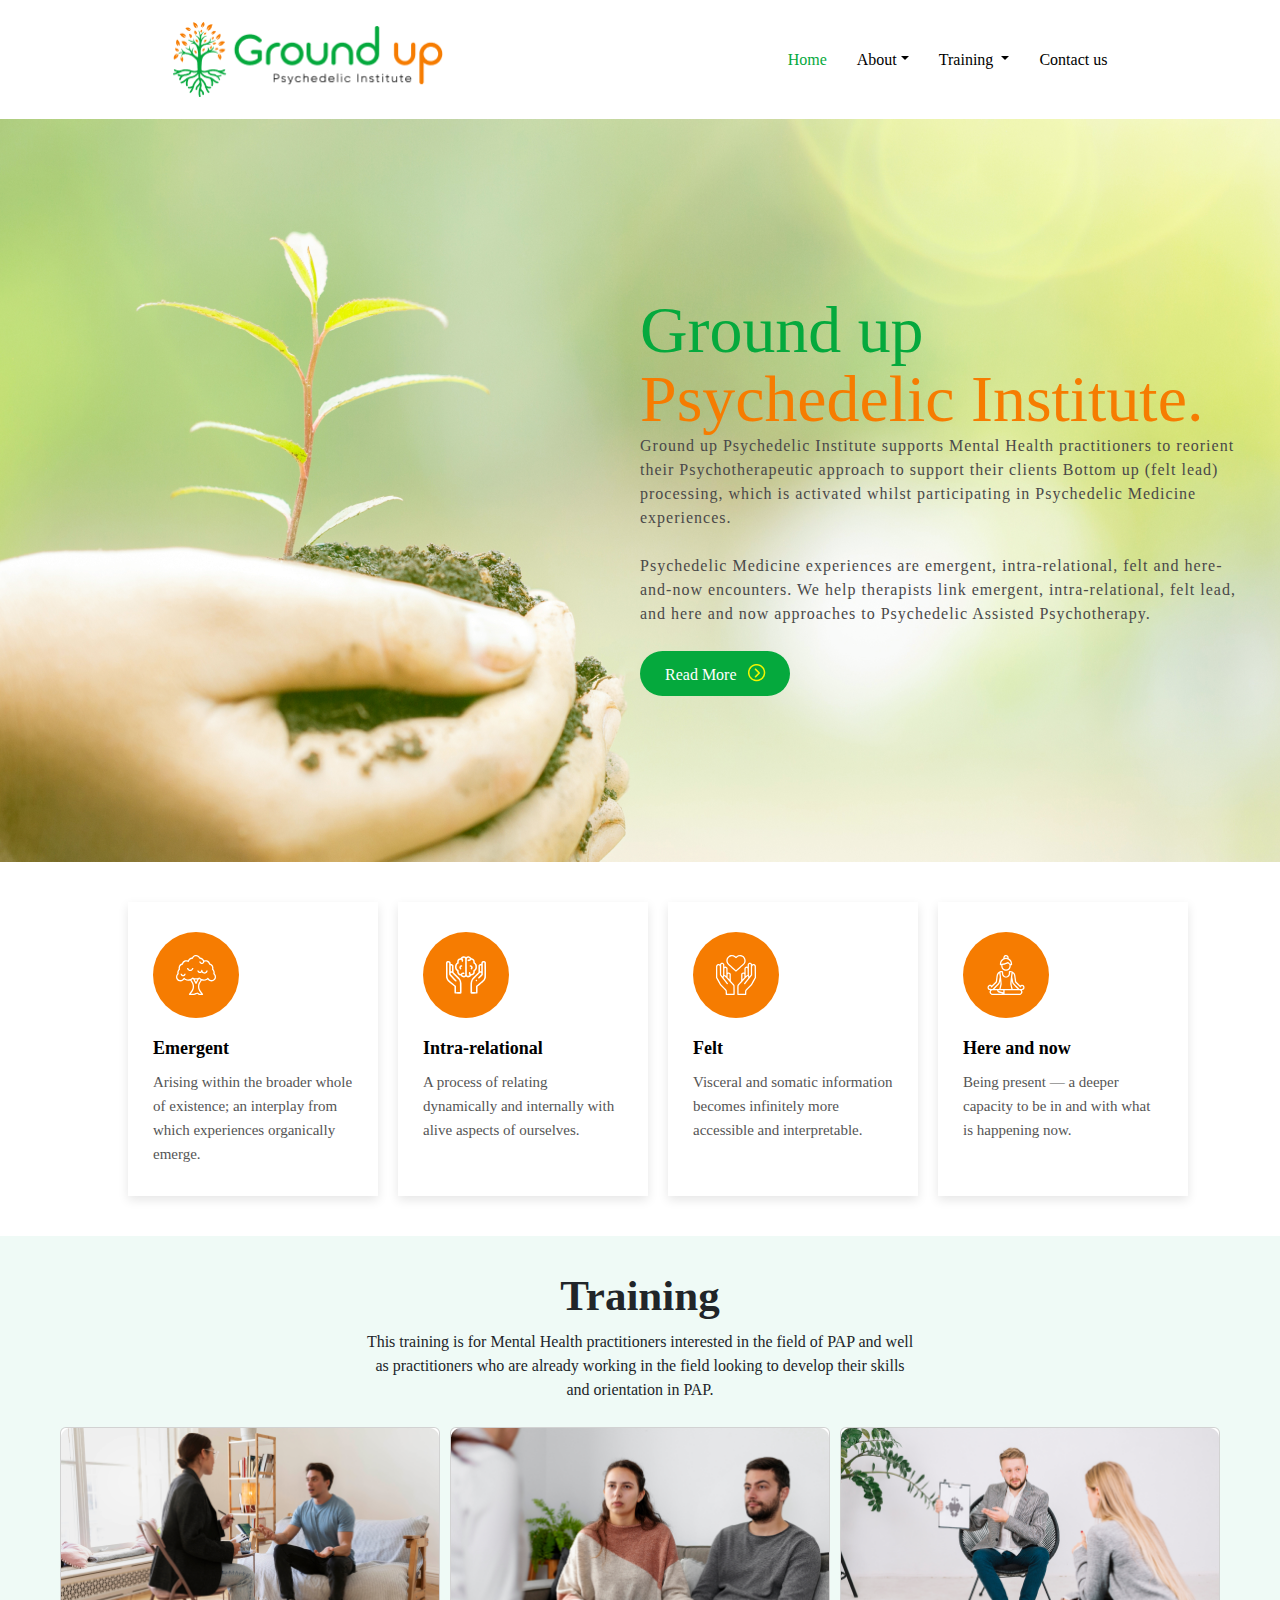
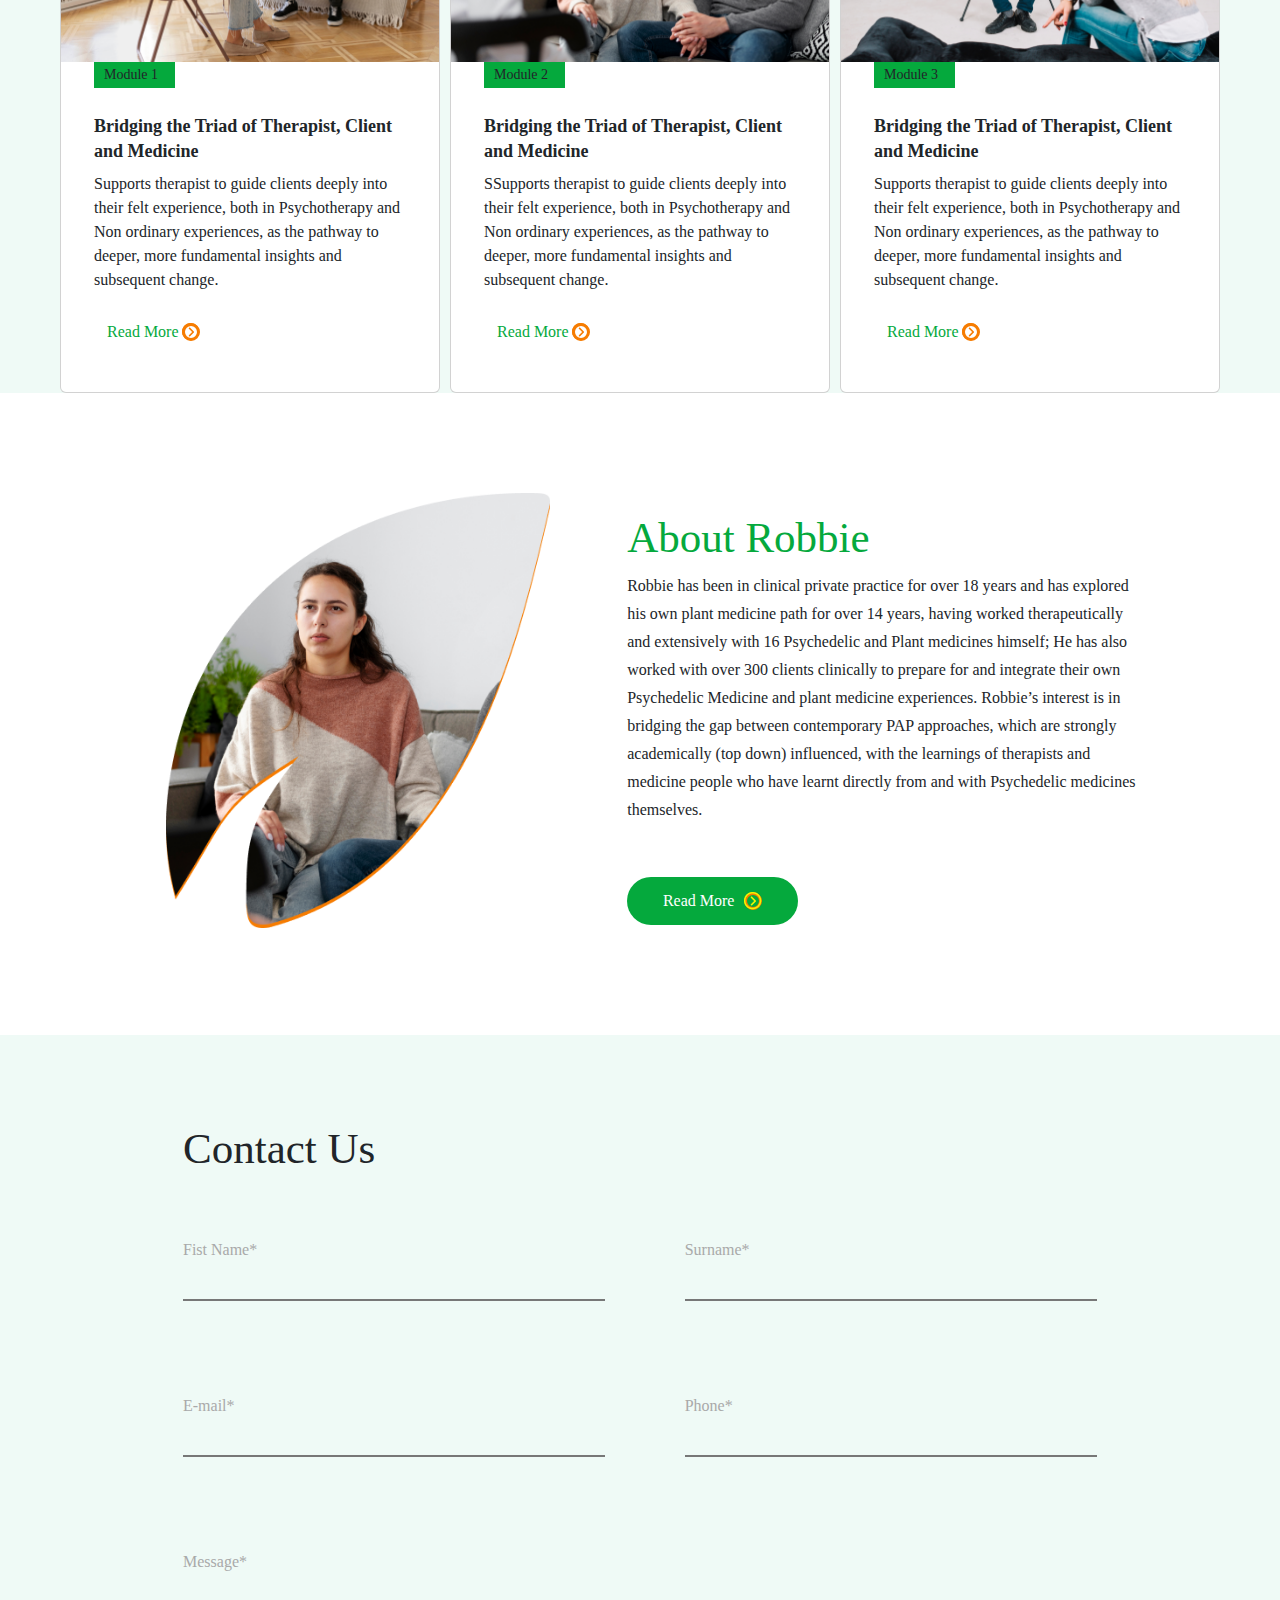
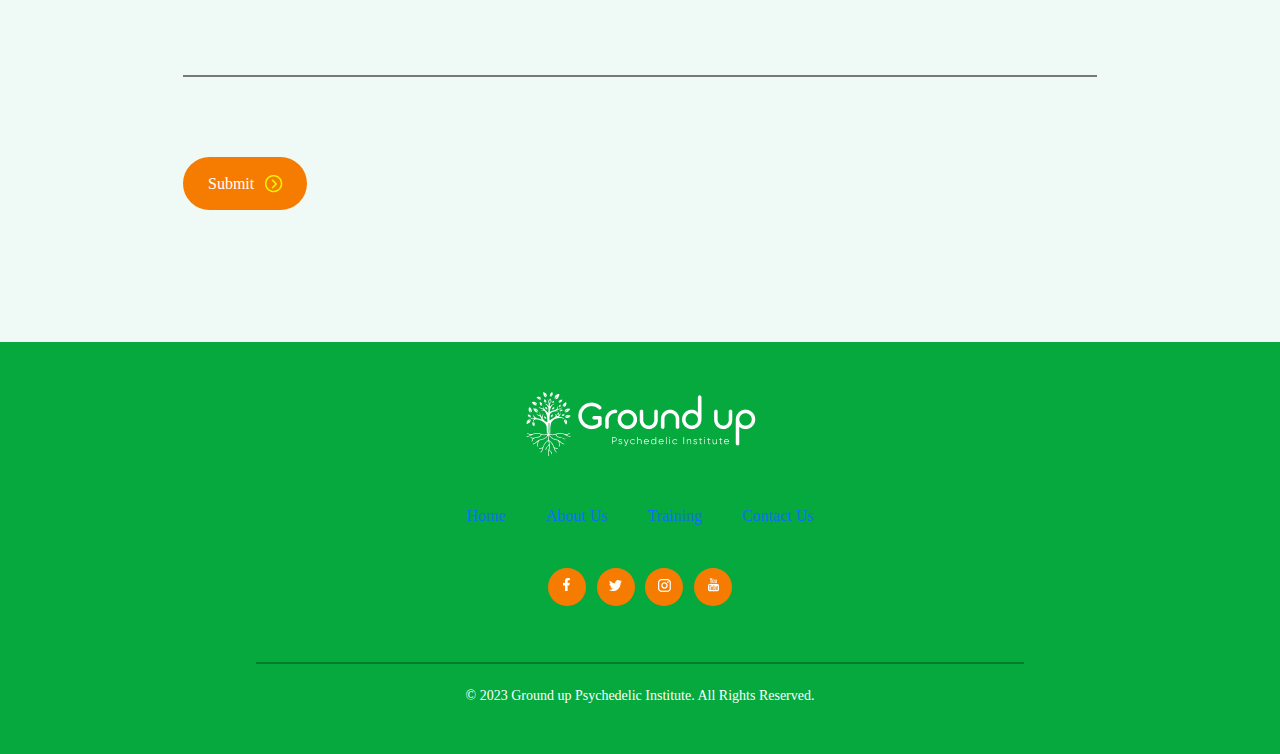
<file: index.html>
<!DOCTYPE html>
<html lang="en">

<head>
    <meta charset="UTF-8">
    <meta name="viewport" content="width=device-width, initial-scale=1.0">
    <title>Ground Up</title>
    <link rel="stylesheet" href="https://cdn.jsdelivr.net/npm/bootstrap@5.3.8/dist/css/bootstrap.min.css">
    <script src="https://cdn.jsdelivr.net/npm/bootstrap@5.3.8/dist/js/bootstrap.bundle.min.js"></script>
    <link rel="stylesheet" href="global.css">
    <link rel="stylesheet" href="home.css">
    <link rel="icon" type="image/png" href="assets/title.png">

</head>

<body>

    <!-- Navbar -->

    <header class="custom-navbar">
        <div class="logo">
            <img src="assets/logo.png" alt="logo.png">
        </div>
        <div class="sidebar">

            <ul>
                <li>
                    <a href="#" style="color: #05A93D;">Home</a>
                </li>
                <li class="nav-item dropdown">
                    <a class="nav-link dropdown-toggle" href="" role="button" data-bs-toggle="dropdown"
                        aria-expanded="false">About</a>
                    <ul class="dropdown-menu">
                        <li><a class="dropdown-item" href="/aboutus.html">About Us</a></li>
                        <li><a class="dropdown-item" href="/aboutRobbie.html">About Robbie</a></li>
                    </ul>
                </li>
                <li class="nav-item dropdown">
                    <a class="nav-link dropdown-toggle" href="#" role="button" data-bs-toggle="dropdown"
                        aria-expanded="false">
                        Training
                    </a>
                    <ul class="dropdown-menu">
                        <li><a class="dropdown-item" href="/training-module1.html">Session 1</a></li>
                        <li><a class="dropdown-item" href="/taining-module1.html">Session 2</a></li>
                    </ul>
                </li>
                <li>
                    <a href="/contact.html">Contact us</a>
                </li>
            </ul>
        </div>
        <div class="icon">
            <div class="hamburg">&#9776</div>
            <div class="icon-content">
                <ul>
                    <li>
                        <a href="#" style="color: #05A93D;">Home</a>
                    </li>
                    <li class="nav-item dropdown">
                        <a class="nav-link dropdown-toggle" href="" role="button" data-bs-toggle="dropdown"
                            aria-expanded="false">About</a>
                        <ul class="dropdown-menu">
                            <li><a class="dropdown-item" href="/aboutus.html">About Us</a></li>
                            <li><a class="dropdown-item" href="/aboutRobbie.html">About Robbie</a></li>
                        </ul>
                    </li>
                    <li class="nav-item dropdown">
                        <a class="nav-link dropdown-toggle" href="#" role="button" data-bs-toggle="dropdown"
                            aria-expanded="false">
                            Training
                        </a>
                        <ul class="dropdown-menu">
                            <li><a class="dropdown-item" href="#">Session 1</a></li>
                            <li><a class="dropdown-item" href="#">Session 2</a></li>
                        </ul>
                    </li>
                    <li>
                        <a href="/contact.html">Contact us</a>
                    </li>
                </ul>
            </div>
        </div>
    </header>




    <section id="title">
        <div class="container">
            <div class="content">
                <div class="empty"></div>
                <div class="title">
                    <h1> Ground up <span>Psychedelic Institute.</span></h1>
                    <p>
                        Ground up Psychedelic Institute supports Mental Health practitioners to reorient their
                        Psychotherapeutic approach to
                        support their clients Bottom up (felt lead) processing, which is activated whilst participating
                        in Psychedelic Medicine
                        experiences. <br> <br>
                        Psychedelic Medicine experiences are emergent, intra-relational, felt and here-and-now
                        encounters. We help therapists
                        link emergent, intra-relational, felt lead, and here and now approaches to Psychedelic Assisted
                        Psychotherapy.
                    </p>
                    <div id="readmore">
                        <a href="">Read More</a>
                    </div>

                </div>

            </div>
        </div>
    </section>

    <!-- Section 2 -->
    <section class="sect2 container">
        <div class="sec21">
            <div class="sec22">
                <img src="assets/sec2i1.svg" alt="">
            </div>
            <h3>Emergent</h3>
            <p>Arising within the broader whole of existence; an interplay from which experiences organically emerge.
            </p>
        </div>

        <div class="sec21">
            <div class="sec22">
                <img src="assets/sec2i2.svg" alt="">
            </div>
            <h3>Intra-relational</h3>
            <p>A process of relating dynamically and internally with alive aspects of ourselves.</p>
        </div>

        <div class="sec21">
            <div class="sec22">
                <img src="assets/sec2i3.svg" alt="">
            </div>
            <h3>Felt</h3>
            <p>Visceral and somatic information becomes infinitely more accessible and interpretable.</p>
        </div>

        <div class="sec21">
            <div class="sec22">
                <img src="assets/sec2i4.svg" alt="">
            </div>
            <h3>Here and now</h3>
            <p>Being present — a deeper capacity to be in and with what is happening now.</p>
        </div>
    </section>


    <!-- Section 3 -->
    <section class="sect3">
        <div class="sec31">
            <h2 class="fw-bold">Training</h2>
            <p>This training is for Mental Health practitioners interested in the field of PAP and well as practitioners
                who are
                already working in the field looking to develop their skills and orientation in PAP.</p>
        </div>
        <div class="sec32">
            <div class="card">
                <img src="assets/sec3.png" class="card-img-top" alt="...">
                <div class="modules">
                    <h4>Module 1</h4>
                </div>
                <div class="card-body">

                    <h5 class="card-title fw-bold">Bridging the Triad of Therapist, Client and Medicine</h5>
                    <p class="card-text">Supports therapist to guide clients deeply into their felt experience, both in
                        Psychotherapy and
                        Non ordinary experiences, as the pathway to deeper, more fundamental insights and subsequent
                        change.</p>
                    <div class="card-lowerbody"><a href="#">Read More <div class="arrow-icon"><img
                                    src="assets/orngarrow.png" alt=""></div></a></div>
                </div>
            </div>
            <div class="card">
                <img src="assets/sec3.1.png" class="card-img-top" alt="...">
                <div class="modules">
                    <h4>Module 2</h4>
                </div>
                <div class="card-body">

                    <h5 class="card-title fw-bold"> Bridging the Triad of Therapist, Client and Medicine</h5>
                    <p class="card-text">SSupports therapist to guide clients deeply into their felt experience, both in
                        Psychotherapy and
                        Non ordinary experiences, as the pathway to deeper, more fundamental insights and subsequent
                        change.</p>
                    <div class="card-lowerbody"><a href="#">Read More<div class="arrow-icon"><img
                                    src="assets/orngarrow.png" alt=""></div></a></div>
                </div>
            </div>
            <div class="card">
                <img src="assets/sec3.2.png" class="card-img-top" alt="...">
                <div class="modules">
                    <h4>Module 3</h4>
                </div>
                <div class="card-body">

                    <h5 class="card-title fw-bold">Bridging the Triad of Therapist, Client and Medicine</h5>
                    <p class="card-text">Supports therapist to guide clients deeply into their felt experience, both in
                        Psychotherapy and
                        Non ordinary experiences, as the pathway to deeper, more fundamental insights and subsequent
                        change.</p>
                    <div class="card-lowerbody"><a href="#">Read More <div class="arrow-icon"><img
                                    src="assets/orngarrow.png" alt=""></div></a></div>
                </div>
            </div>
        </div>

    </section>


    <!-- Section 4 -->
    <section class="sect4">
        <div class="sec41">
            <img src="assets/sect4img.png" alt="">
        </div>
        <div class="sec42">
            <h2 style="color: #05A93D;">About Robbie</h1>
                <div class="sec421">


                    <p>Robbie has been in clinical private practice for over 18 years and has explored his own plant
                        medicine path for over
                        14 years, having worked therapeutically and extensively with 16 Psychedelic and Plant medicines
                        himself; He has also
                        worked with over 300 clients clinically to prepare for and integrate their own Psychedelic
                        Medicine and plant
                        medicine experiences. Robbie’s interest is in bridging the gap between contemporary PAP
                        approaches, which are
                        strongly academically (top down) influenced, with the learnings of therapists and medicine
                        people who have learnt
                        directly from and with Psychedelic medicines themselves.</p>
                </div>
                <div class="sec43">
                    <a href="#">Read More </a>
                    <a class="arrow-icon" href="#"><img src="assets/goldarrow.png" alt=""></a>
                </div>
        </div>
    </section>
    <section class="sect5-main">
        <div class="container sect5">

        <h3>
            Contact Us
        </h3>
        <div class="third-part">
            <form action="firstname" class="form-body">
                <div class="fname">
                    <label for=""> Fist Name*</label>
                    <input type="text">
                </div>
                <div class="surname">
                    <label for="lastname">Surname*</label>
                    <input type="text">
                </div>
                <div class="mailto">
                    <label for="mail">E-mail*</label>
                    <input type="text">
                </div>
                <div class="ph">
                    <label for="ph">Phone*</label>
                    <input type="text">
                </div>
                <div class="msg">
                    <label for="msg">Message*</label>
                    <input type="text" id="msg-part">
                </div>
                <div id="button">
                    <button type="submit">Submit</button>
                </div>
            </form>
        </div>
        </div>
    </section>


    <!-- Footer -->

    <footer class="custom-footer">
        <div class="foot1">
            <img src="assets/footlogo.png" alt="logo">
        </div>
        <div class="foot2">
            <ul>
                <li>
                    <a href="#">Home</a>
                </li>
                <li>
                    <a href="/about.html">About Us</a>
                </li>
                <li>
                    <a href="">Training</a>
                </li>
                <li>
                    <a href="/contact.html">Contact Us</a>
                </li>
            </ul>
        </div>
        <div class="foot3">
            <div class="footimages">
                <a href=""><img src="assets/fb.png" alt="fb"></a>
            </div>
            <div class="footimages">
                <a href="">
                    <img src="assets/twt.png" alt="">
                </a>
            </div>
            <div class="footimages">
                <a href="">
                    <img src="assets/ig.png" alt="">
                </a>
            </div>
            <div class="footimages">
                <a href="">
                    <img src="assets/yt.png" alt="">
                </a>
            </div>
        </div>
        <div class="foot4">
            <hr class="custom-line">
        </div>
        <div class="foot5">
            <h6>&copy; 2023 Ground up Psychedelic Institute. All Rights Reserved.</h6>
        </div>


    </footer>
</body>

</html>
</file>
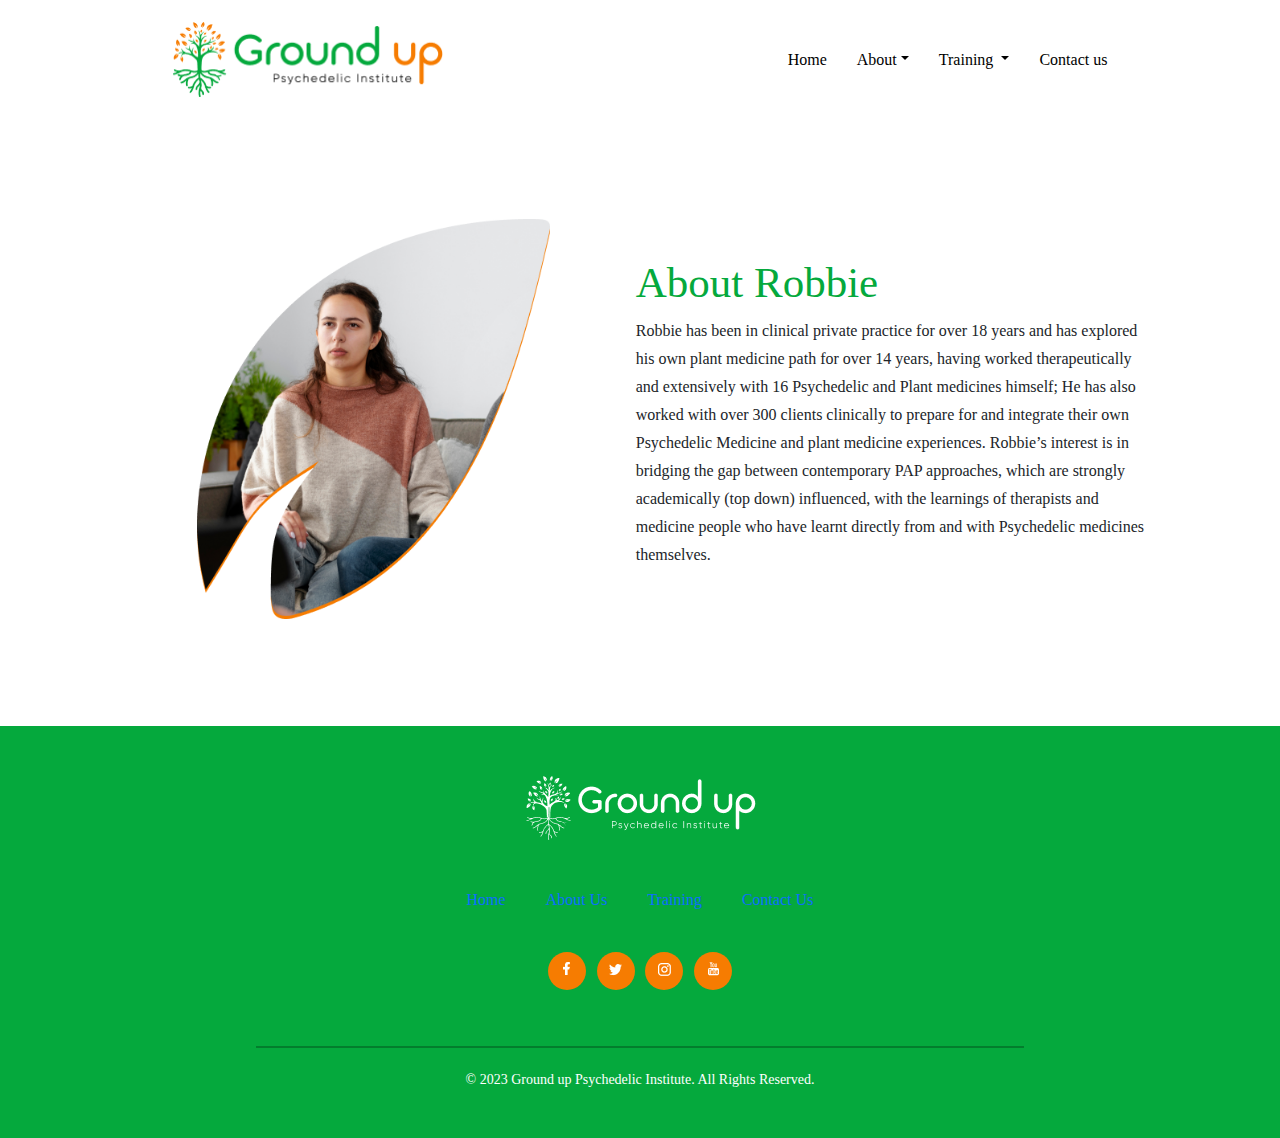
<file: aboutRobbie.html>
<!DOCTYPE html>
<html lang="en">
<head>
    <meta charset="UTF-8">
    <meta name="viewport" content="width=device-width, initial-scale=1.0">
    <title>Home</title>
    <link rel="stylesheet" href="https://cdn.jsdelivr.net/npm/bootstrap@5.3.8/dist/css/bootstrap.min.css">
    <script src="https://cdn.jsdelivr.net/npm/bootstrap@5.3.8/dist/js/bootstrap.bundle.min.js"></script>
    <link rel="stylesheet" href="global.css">
    <link rel="stylesheet" href="aboutRobbie.css">
</head>
<body>

    <!-- Navbar -->

        <header class="custom-navbar">
            <div class="logo">
                <img src="assets/logo.png" alt="logo.png">
            </div>
            <div class="sidebar">
                
                <ul>
                    <li>
                        <a href="/index.html">Home</a>
                    </li>
                    <li class="nav-item dropdown">
                        <a class="nav-link dropdown-toggle" href="" role="button" data-bs-toggle="dropdown" aria-expanded="false">About</a>
                        <ul class="dropdown-menu">
                            <li><a class="dropdown-item" href="/aboutus.html">About Us</a></li>
                            <li><a class="dropdown-item" href="#">About Robbie</a></li>
                        </ul>
                    </li>
                    <li class="nav-item dropdown">
                        <a class="nav-link dropdown-toggle" href="#" role="button" data-bs-toggle="dropdown" aria-expanded="false">
                            Training
                        </a>
                        <ul class="dropdown-menu">
                            <li><a class="dropdown-item" href="/training-module1.html">Session 1</a></li>
                            <li><a class="dropdown-item" href="/training-module1.html">Session 2</a></li>
                        </ul>
                    </li>
                    <li>
                    <a href="/contact.html">Contact us</a>
                </li>
                </ul> 
            </div>
            <div class="icon">
             <div class="hamburg">&#9776</div>
                <div class="icon-content">
                <ul>
                    <li>
                        <a href="/index.htmlgit">Home</a>
                    </li>
                    <li class="nav-item dropdown">
                        <a class="nav-link dropdown-toggle" href="" role="button" data-bs-toggle="dropdown" aria-expanded="false">About</a>
                        <ul class="dropdown-menu">
                            <li><a class="dropdown-item" href="/aboutus.html">About Us</a></li>
                            <li><a class="dropdown-item" href="/aboutRobbie.html">About Robbie</a></li>
                        </ul>
                    </li>
                    <li class="nav-item dropdown">
                        <a class="nav-link dropdown-toggle" href="#" role="button" data-bs-toggle="dropdown" aria-expanded="false">
                            Training
                        </a>
                        <ul class="dropdown-menu">
                            <li><a class="dropdown-item" href="#">Session 1</a></li>
                            <li><a class="dropdown-item" href="#">Session 2</a></li>
                        </ul>
                    </li>
                    <li>
                    <a href="">Contact us</a>
                </li>
                </ul> 
                </div>
            </div>
        </header>


        
    <!-- Body Content -->

    <section class="sect1 container">
            <div class="sec11">
                <img src="assets/sect4img.png" alt="">
            </div>
            <div class="sec12">
                <h2 style="color: #05A93D;">About Robbie</h1>
                <div class="sec121">

                
                <p>Robbie has been in clinical private practice for over 18 years and has explored his own plant medicine path for over
                    14 years, having worked therapeutically and extensively with 16 Psychedelic and Plant medicines himself; He has also
                    worked with over 300 clients clinically to prepare for and integrate their own Psychedelic Medicine and plant
                    medicine experiences. Robbie’s interest is in bridging the gap between contemporary PAP approaches, which are
                    strongly academically (top down) influenced, with the learnings of therapists and medicine people who have learnt
                    directly from and with Psychedelic medicines themselves.</p>
                    </div>
            </div>
        </section>


    <!-- Footer -->
        
        <footer class="custom-footer">
            <div class="foot1">
                <img src="assets/footlogo.png" alt="logo">
            </div>
            <div class="foot2">
                <ul>
                    <li>
                        <a href="#">Home</a>
                    </li>
                    <li>
                        <a href="/about.html">About Us</a>
                    </li>
                    <li>
                        <a href="">Training</a>
                    </li>
                    <li>
                        <a href="/contact.html">Contact Us</a>
                    </li>
                </ul>
            </div>
            <div class="foot3">
                <div class="footimages">
                    <a href=""><img src="assets/fb.png" alt="fb"></a>
                </div>
                <div class="footimages">
                    <a href="">
                        <img src="assets/twt.png" alt="">
                    </a>
                </div>
                <div class="footimages">
                    <a href="">
                        <img src="assets/ig.png" alt="">
                    </a>
                </div>
                <div class="footimages">
                    <a href="">
                        <img src="assets/yt.png" alt="">
                    </a>
                </div>
            </div>
            <div class="foot4">
                <hr class="custom-line">
            </div>
            <div class="foot5">
                <h6>&copy; 2023 Ground up Psychedelic Institute. All Rights Reserved.</h6>
            </div>


        </footer>
</body>
</html>
</file>
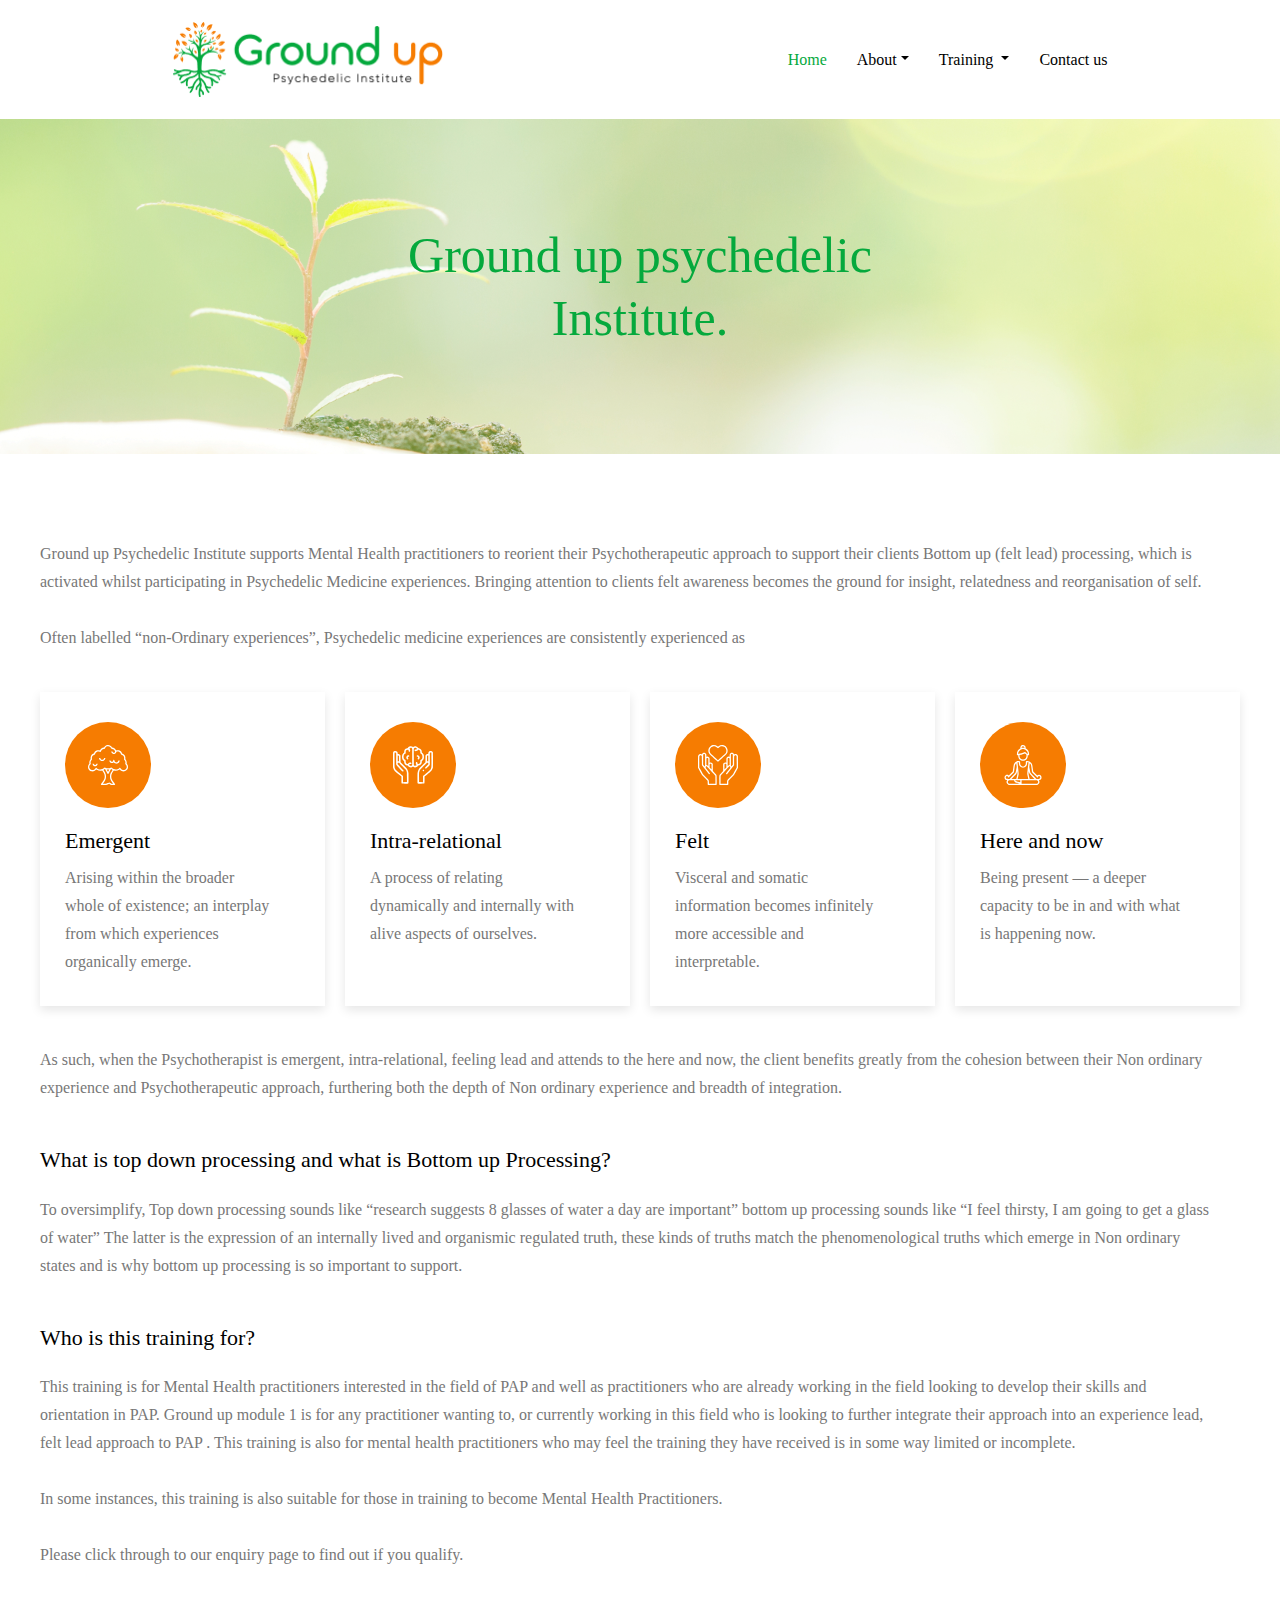
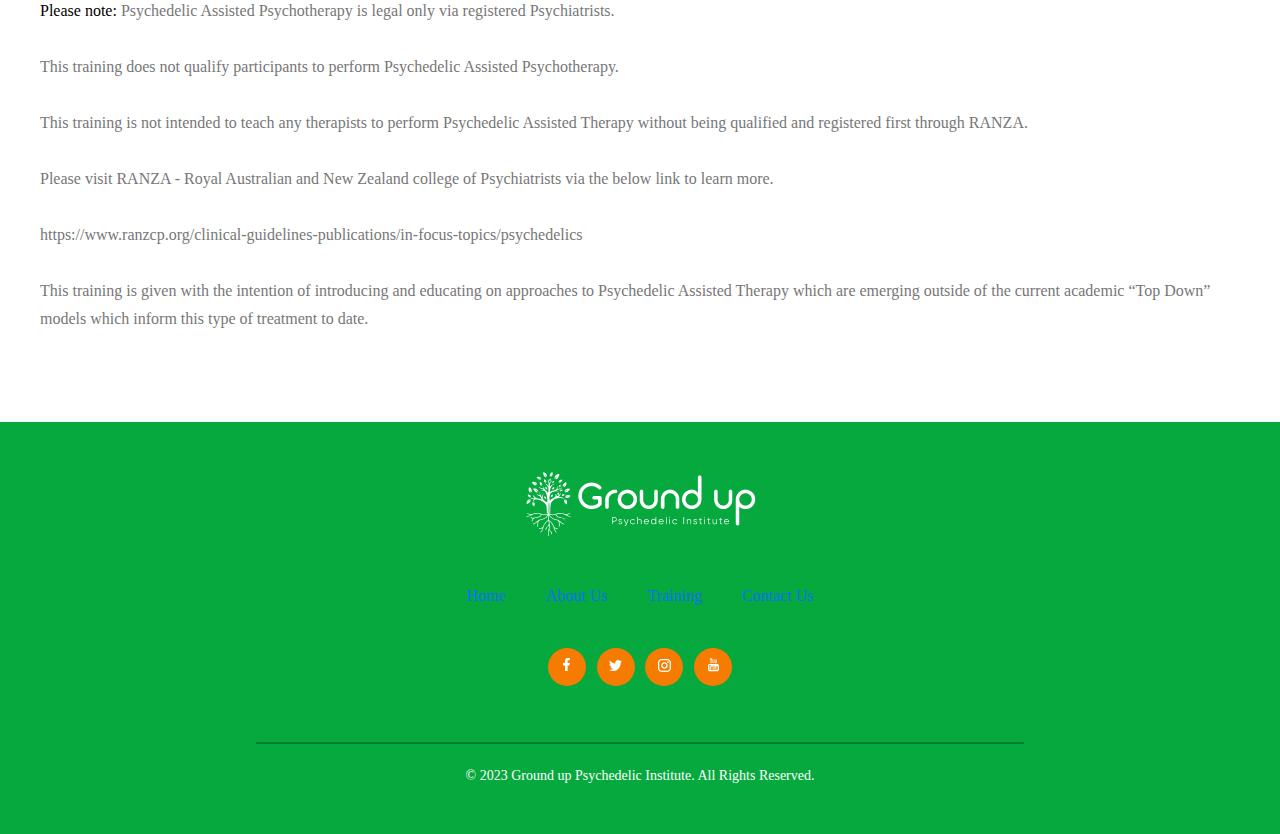
<file: aboutus.html>
<!DOCTYPE html>
<html lang="en">
<head>
    <meta charset="UTF-8">
    <meta name="viewport" content="width=device-width, initial-scale=1.0">
    <title>Home</title>
    <link rel="stylesheet" href="https://cdn.jsdelivr.net/npm/bootstrap@5.3.8/dist/css/bootstrap.min.css">
    <script src="https://cdn.jsdelivr.net/npm/bootstrap@5.3.8/dist/js/bootstrap.bundle.min.js"></script>
    <link rel="stylesheet" href="global.css">
    <link rel="stylesheet" href="aboutus.css">
</head>
<body>

    <!-- Navbar -->

        <header class="custom-navbar">
            <div class="logo">
                <img src="assets/logo.png" alt="logo.png">
            </div>
            <div class="sidebar">
                
                <ul>
                    <li>
                        <a href="/index.html" style="color: #05A93D;">Home</a>
                    </li>
                    <li class="nav-item dropdown">
                        <a class="nav-link dropdown-toggle" href="" role="button" data-bs-toggle="dropdown" aria-expanded="false">About</a>
                        <ul class="dropdown-menu">
                            <li><a class="dropdown-item" href="#">About Us</a></li>
                            <li><a class="dropdown-item" href="/aboutRobbie.html">About Robbie</a></li>
                        </ul>
                    </li>
                    <li class="nav-item dropdown">
                        <a class="nav-link dropdown-toggle" href="#" role="button" data-bs-toggle="dropdown" aria-expanded="false">
                            Training
                        </a>
                        <ul class="dropdown-menu">
                            <li><a class="dropdown-item" href="/training-module1.html">Session 1</a></li>
                            <li><a class="dropdown-item" href="/training-module1.html">Session 2</a></li>
                        </ul>
                    </li>
                    <li>
                    <a href="/contact.html">Contact us</a>
                </li>
                </ul> 
            </div>
            <div class="icon">
             <div class="hamburg">&#9776</div>
                <div class="icon-content">
                <ul>
                    <li>
                        <a href="/index.html">Home</a>
                    </li>
                    <li class="nav-item dropdown">
                        <a class="nav-link dropdown-toggle" href="" role="button" data-bs-toggle="dropdown" aria-expanded="false">About</a>
                        <ul class="dropdown-menu">
                            <li><a class="dropdown-item" href="#">About Us</a></li>
                            <li><a class="dropdown-item" href="/aboutRobbie.html">About Robbie</a></li>
                        </ul>
                    </li>
                    <li class="nav-item dropdown">
                        <a class="nav-link dropdown-toggle" href="#" role="button" data-bs-toggle="dropdown" aria-expanded="false">
                            Training
                        </a>
                        <ul class="dropdown-menu">
                            <li><a class="dropdown-item" href="/training-module1.html">Session 1</a></li>
                            <li><a class="dropdown-item" href="/training-module1.html">Session 2</a></li>
                        </ul>
                    </li>
                    <li>
                    <a href="/contact.html">Contact us</a>
                </li>
                </ul> 
                </div>
            </div>
        </header>


        
    <!-- Body Content -->

        <section class="sect1" >
            <div id="title">
            <div class="title1">
                <h1>Ground up psychedelic Institute.</h1>
            </div>
            </div>
            </section>
            <section class="sect2" id="about-container">
                <div class="sec21">
                <p>Ground up Psychedelic Institute supports Mental Health practitioners to reorient their Psychotherapeutic approach to
                    support their clients Bottom up (felt lead) processing, which is activated whilst participating in Psychedelic
                    Medicine experiences. Bringing attention to clients felt awareness becomes the ground for insight, relatedness and
                    reorganisation of self. <br> <br>
                Often labelled “non-Ordinary experiences”, Psychedelic medicine experiences are consistently experienced as </p>
                </div>

                <div class="sect3">
            <div class="sec31">
                <div class="sec32">
                    <img src="assets/sec2i1.svg" alt="">
                </div>
                <h3>Emergent</h3>
                <p>Arising within the broader whole of existence; an interplay from which experiences organically emerge.</p>
            </div>
        
            <div class="sec31">
                <div class="sec32">
                    <img src="assets/sec2i2.svg" alt="">
                </div>
                <h3>Intra-relational</h3>
                <p>A process of relating dynamically and internally with alive aspects of ourselves.</p>
            </div>
        
            <div class="sec31">
                <div class="sec32">
                    <img src="assets/sec2i3.svg" alt="">
                </div>
                <h3>Felt</h3>
                <p>Visceral and somatic information becomes infinitely more accessible and interpretable.</p>
            </div>
        
            <div class="sec31">
                <div class="sec32">
                    <img src="assets/sec2i4.svg" alt="">
                </div>
                <h3>Here and now</h3>
                <p>Being present — a deeper capacity to be in and with what is happening now.</p>
            </div>
            </div>
            <div>
                <p>As such, when the Psychotherapist is emergent, intra-relational, feeling lead and attends to the here and now, the
                    client benefits greatly from the cohesion between their Non ordinary experience and Psychotherapeutic approach,
                    furthering both the depth of Non ordinary experience and breadth of integration.</p>
            </div>
                <div class="first-title">
                    <h3>What is top down processing and what is Bottom up Processing?</h3>
                </div>
                <p>
                    To oversimplify, Top down processing sounds like “research suggests 8 glasses of water a day are important” bottom up
                    processing sounds like “I feel thirsty, I am going to get a glass of water” The latter is the expression of an
                    internally lived and organismic regulated truth, these kinds of truths match the phenomenological truths which emerge in
                    Non ordinary states and is why bottom up processing is so important to support.
                </p>
                <div class="second-title">
                    <h3>Who is this training for?</h3>
                </div >
                <div class="second-para">
                <p > 
                    This training is for Mental Health practitioners interested in the field of PAP and well as practitioners who are
                    already working in the field looking to develop their skills and orientation in PAP. Ground up module 1 is for any
                    practitioner wanting to, or currently working in this field who is looking to further integrate their approach into
                    an experience lead, felt lead approach to PAP . This training is also for mental health practitioners who may feel
                    the training they have received is in some way limited or incomplete.
                    <br> <br>
                    In some instances, this training is also suitable for those in training to become Mental Health Practitioners.
                    <br><br>
                    Please click through to our enquiry page to find out if you qualify.
                    <br><br>
                    <span>Please note:</span> Psychedelic Assisted Psychotherapy is legal only via registered Psychiatrists.
                    <br><br>
                    This training does not qualify participants to perform Psychedelic Assisted Psychotherapy.
                    <br><br>
                    This training is not intended to teach any therapists to perform Psychedelic Assisted Therapy without being
                    qualified and registered first through RANZA.
                    <br><br>
                    Please visit RANZA - Royal Australian and New Zealand college of Psychiatrists via the below link to learn more.
                    <br><br>
                    https://www.ranzcp.org/clinical-guidelines-publications/in-focus-topics/psychedelics
                    <br><br>
                    This training is given with the intention of introducing and educating on approaches to Psychedelic Assisted Therapy
                    which are emerging outside of the current academic “Top Down” models which inform this type of treatment to date.
                </p>
                </div>
        </section>

    <!-- Footer -->
        
        <footer class="custom-footer">
            <div class="foot1">
                <img src="assets/footlogo.png" alt="logo">
            </div>
            <div class="foot2">
                <ul>
                    <li>
                        <a href="/home.html">Home</a>
                    </li>
                    <li>
                        <a href="">About Us</a>
                    </li>
                    <li>
                        <a href="">Training</a>
                    </li>
                    <li>
                        <a href="/contact.html">Contact Us</a>
                    </li>
                </ul>
            </div>
            <div class="foot3">
                <div class="footimages">
                    <a href=""><img src="assets/fb.png" alt="fb"></a>
                </div>
                <div class="footimages">
                    <a href="">
                        <img src="assets/twt.png" alt="">
                    </a>
                </div>
                <div class="footimages">
                    <a href="">
                        <img src="assets/ig.png" alt="">
                    </a>
                </div>
                <div class="footimages">
                    <a href="">
                        <img src="assets/yt.png" alt="">
                    </a>
                </div>
            </div>
            <div class="foot4">
                <hr class="custom-line">
            </div>
            <div class="foot5">
                <h6>&copy; 2023 Ground up Psychedelic Institute. All Rights Reserved.</h6>
            </div>


        </footer>
</body>
</html>
</file>
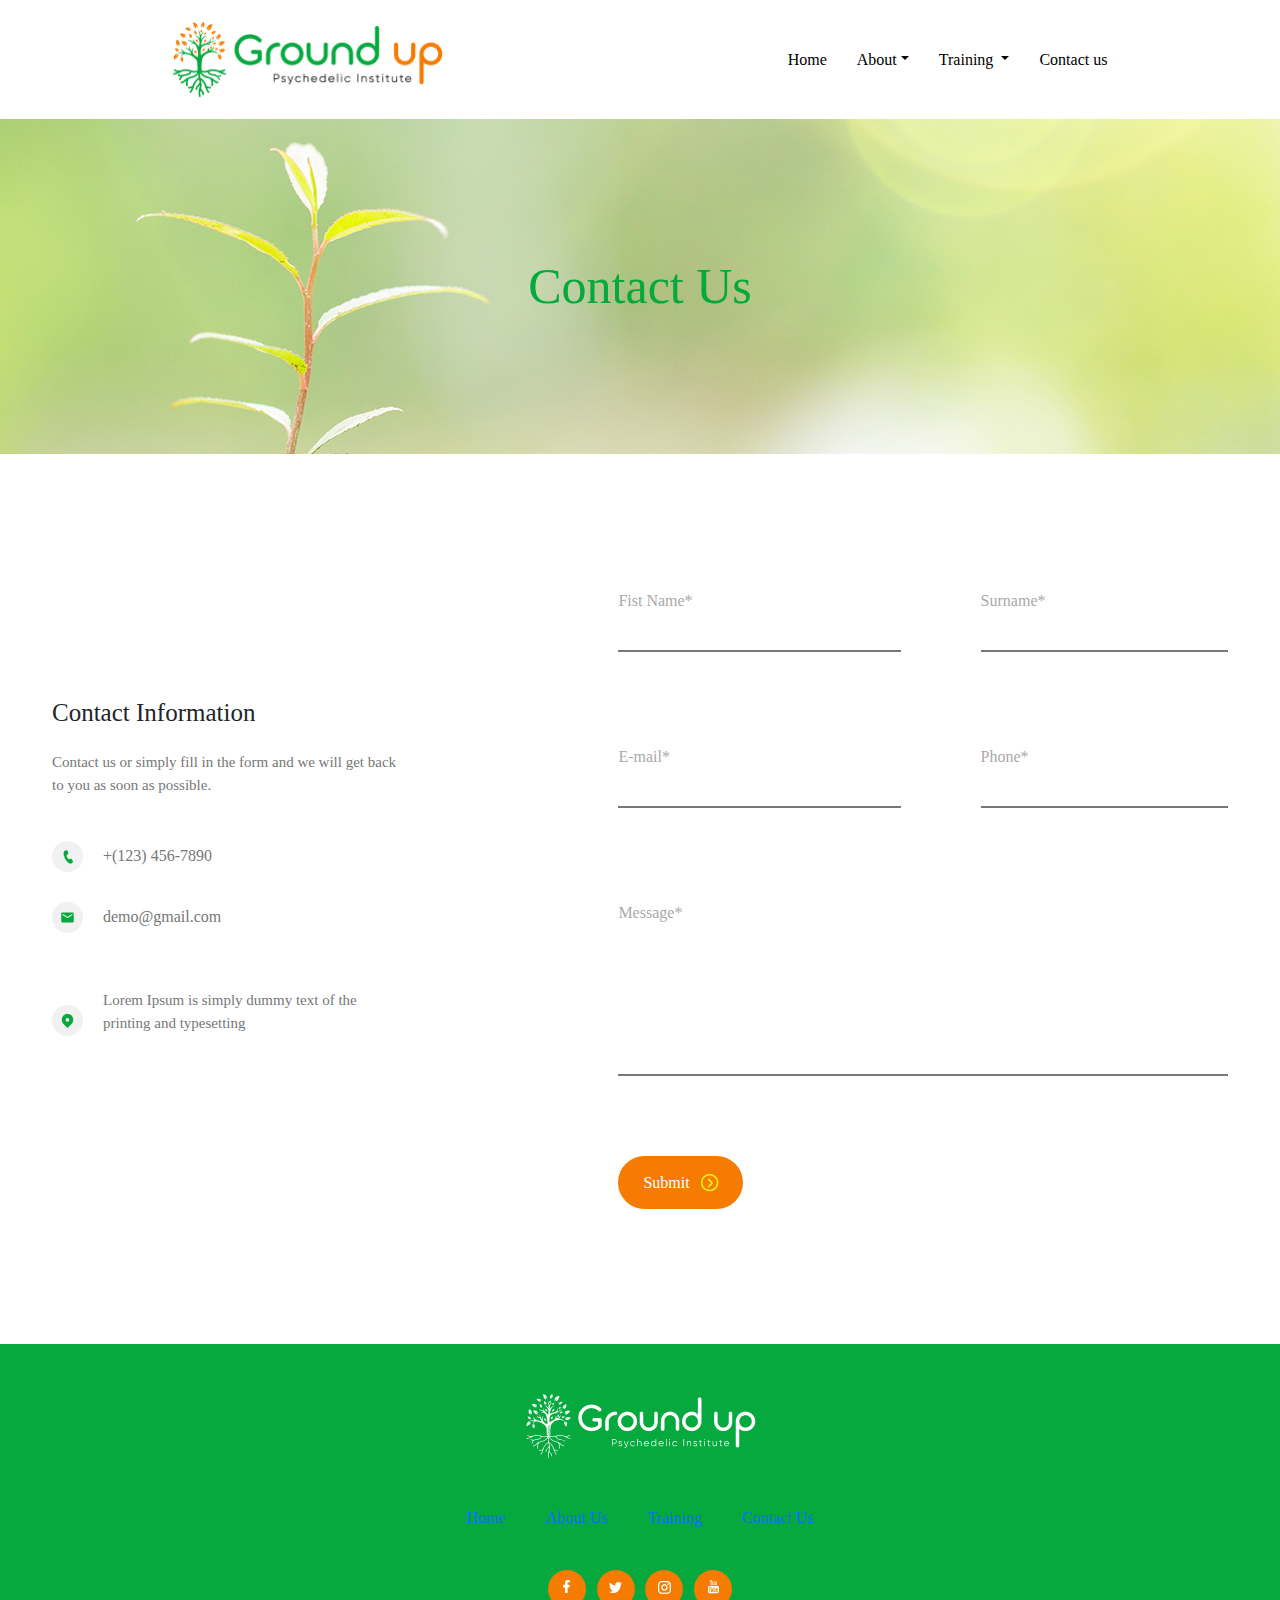
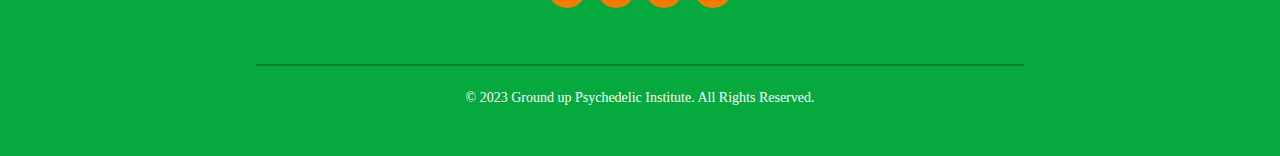
<file: contact.html>
<!DOCTYPE html>
<html lang="en">

<head>
    <meta charset="UTF-8">
    <meta name="viewport" content="width=device-width, initial-scale=1.0">
    <title>Home</title>
    <link rel="stylesheet" href="https://cdn.jsdelivr.net/npm/bootstrap@5.3.8/dist/css/bootstrap.min.css">
    <script src="https://cdn.jsdelivr.net/npm/bootstrap@5.3.8/dist/js/bootstrap.bundle.min.js"></script>
    <link rel="stylesheet" href="global.css">
    <link rel="stylesheet" href="contact.css">
</head>

<body>

    <!-- Navbar -->

    <header class="custom-navbar">
        <div class="logo">
            <img src="assets/logo.png" alt="logo.png">
        </div>
        <div class="sidebar">

            <ul>
                <li>
                    <a href="/home.html">Home</a>
                </li>
                <li class="nav-item dropdown">
                    <a class="nav-link dropdown-toggle" href="" role="button" data-bs-toggle="dropdown"
                        aria-expanded="false">About</a>
                    <ul class="dropdown-menu">
                        <li><a class="dropdown-item" href="/aboutus.html">About Us</a></li>
                        <li><a class="dropdown-item" href="/aboutRobbie.html">About Robbie</a></li>
                    </ul>
                </li>
                <li class="nav-item dropdown">
                    <a class="nav-link dropdown-toggle" href="#" role="button" data-bs-toggle="dropdown"
                        aria-expanded="false">
                        Training
                    </a>
                    <ul class="dropdown-menu">
                        <li><a class="dropdown-item" href="#">Session 1</a></li>
                        <li><a class="dropdown-item" href="#">Session 2</a></li>
                    </ul>
                </li>
                <li>
                    <a href="#">Contact us</a>
                </li>
            </ul>
        </div>
        <div class="icon">
            <div class="hamburg">&#9776</div>
            <div class="icon-content">
                <ul>
                    <li>
                        <a href="#">Home</a>
                    </li>
                    <li class="nav-item dropdown">
                        <a class="nav-link dropdown-toggle" href="" role="button" data-bs-toggle="dropdown"
                            aria-expanded="false">About</a>
                        <ul class="dropdown-menu">
                            <li><a class="dropdown-item" href="/aboutus.html">About Us</a></li>
                            <li><a class="dropdown-item" href="/aboutRobbie.html">About Robbie</a></li>
                        </ul>
                    </li>
                    <li class="nav-item dropdown">
                        <a class="nav-link dropdown-toggle" href="#" role="button" data-bs-toggle="dropdown"
                            aria-expanded="false">
                            Training
                        </a>
                        <ul class="dropdown-menu">
                            <li><a class="dropdown-item" href="#">Session 1</a></li>
                            <li><a class="dropdown-item" href="#">Session 2</a></li>
                        </ul>
                    </li>
                    <li>
                        <a href="">Contact us</a>
                    </li>
                </ul>
            </div>
        </div>
    </header>



    <!-- Body Content -->
    <section id="contact-banner">
        <div class="title-contact">
            <h2>Contact Us</h2>
        </div>

    </section>
    <section class="contactus container">
        <div class="first-part">
            <h3>Contact Information</h3>
            <p>Contact us or simply fill in the form and we will get back to you as soon as possible.</p>
            <div class="second-part">
                <div class="item1">
                    <img src="assets/call.png" alt="">
                    <a href="+(123) 456-7890">+(123) 456-7890</a>
                </div>
                <div class="item1">
                    <img src="assets/mailicon.png" alt="">
                    <a href="demo@gmail.com">demo@gmail.com</a>
                </div>
                <div class="item1">
                    <img src="assets/locationicon.png" alt="">
                    <p>Lorem Ipsum is simply dummy text of the printing and typesetting</p>
                </div>

            </div>
        </div>
        <div class="third-part">
            <form action="" class="form-body">
                <div class="fname">
                    <label for="firstname"> Fist Name*</label>
                    <input type="text">
                </div>
                <div class="surname">
                    <label for="surname">Surname*</label>
                    <input type="text">
                </div>
                <div class="mailto">
                    <label for="main">E-mail*</label>
                    <input type="text">
                </div>
                <div class="ph">
                    <label for="ph">Phone*</label>
                    <input type="text">
                </div>
                <div class="msg">
                    <label for="msg">Message*</label>
                    <input type="text" id="msg-part">
                </div>
                <div id="button">
                    <button type="submit">Submit</button>
                </div>
            </form>
        </div>

    </section>

    <!-- Footer -->

    <footer class="custom-footer">
        <div class="foot1">
            <img src="assets/footlogo.png" alt="logo">
        </div>
        <div class="foot2">
            <ul>
                <li>
                    <a href="#">Home</a>
                </li>
                <li>
                    <a href="/about.html">About Us</a>
                </li>
                <li>
                    <a href="">Training</a>
                </li>
                <li>
                    <a href="/contact.html">Contact Us</a>
                </li>
            </ul>
        </div>
        <div class="foot3">
            <div class="footimages">
                <a href=""><img src="assets/fb.png" alt="fb"></a>
            </div>
            <div class="footimages">
                <a href="">
                    <img src="assets/twt.png" alt="">
                </a>
            </div>
            <div class="footimages">
                <a href="">
                    <img src="assets/ig.png" alt="">
                </a>
            </div>
            <div class="footimages">
                <a href="">
                    <img src="assets/yt.png" alt="">
                </a>
            </div>
        </div>
        <div class="foot4">
            <hr class="custom-line">
        </div>
        <div class="foot5">
            <h6>&copy; 2023 Ground up Psychedelic Institute. All Rights Reserved.</h6>
        </div>


    </footer>
</body>

</html>
</file>
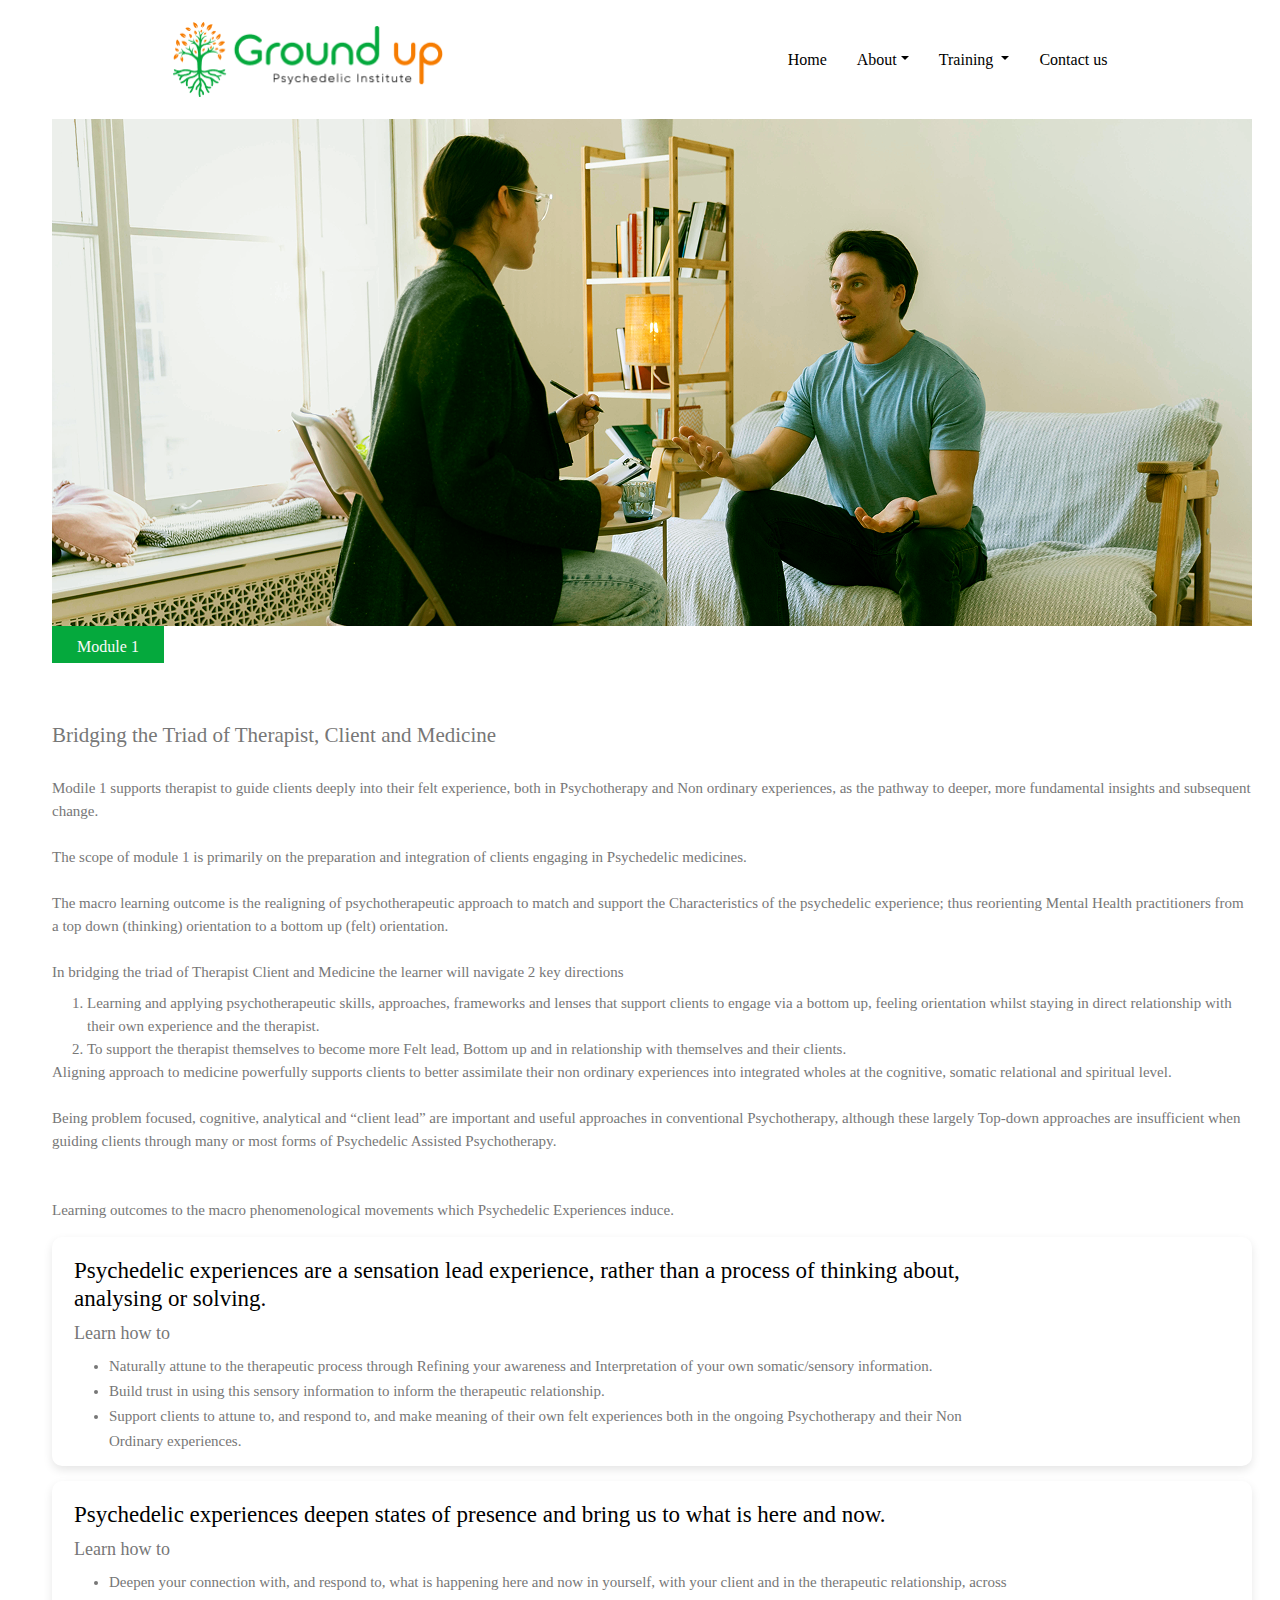
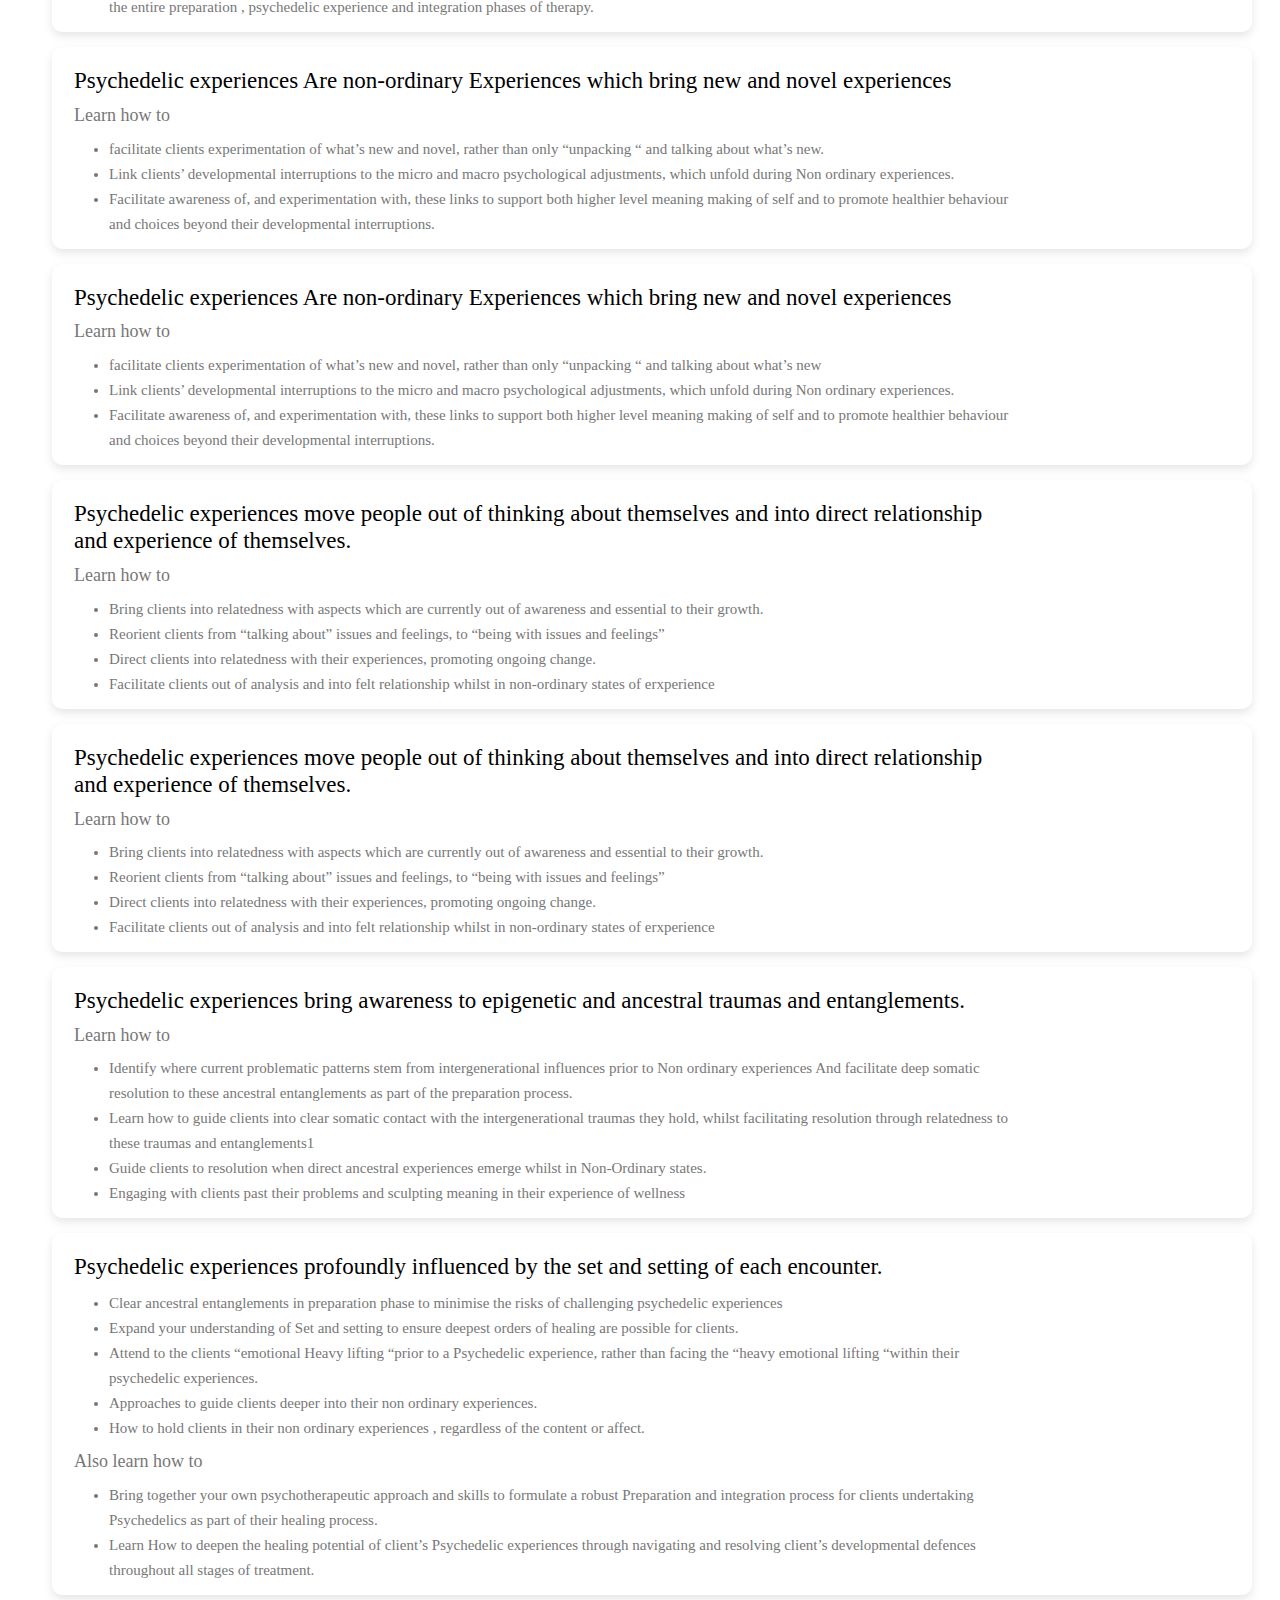
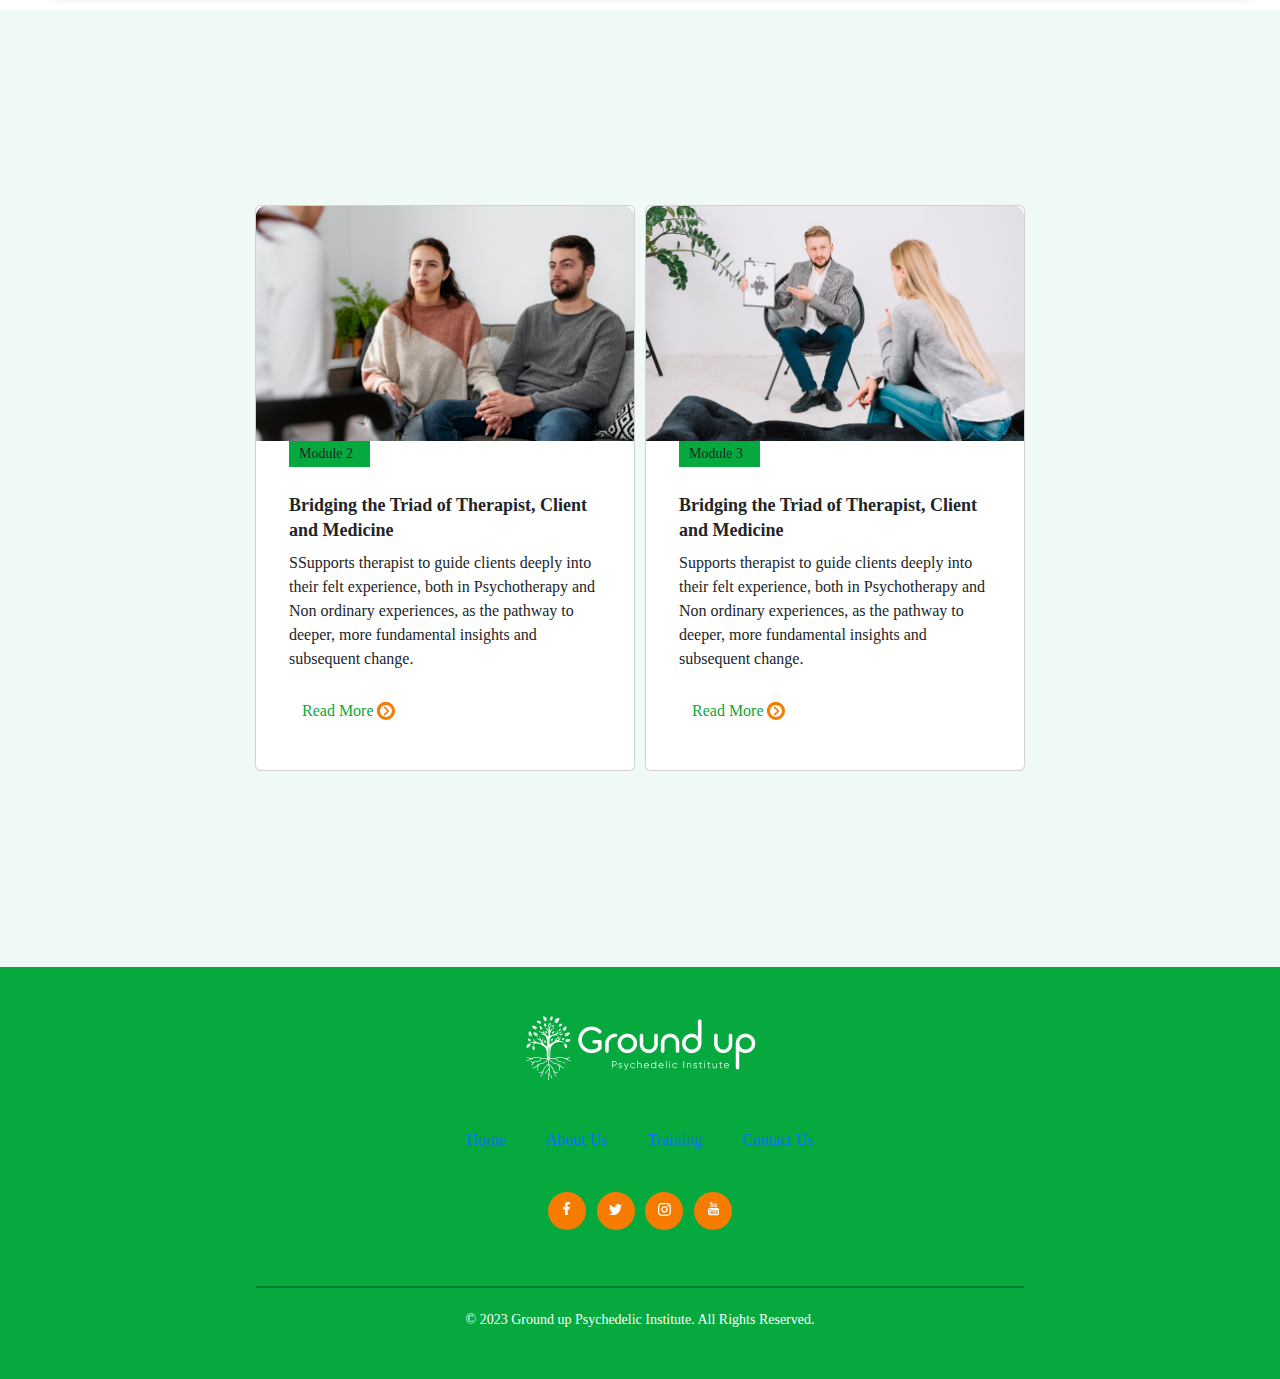
<file: training-module1.html>
<!DOCTYPE html>
<html lang="en">

<head>
    <meta charset="UTF-8">
    <meta name="viewport" content="width=device-width, initial-scale=1.0">
    <title>Home</title>
    <link rel="stylesheet" href="https://cdn.jsdelivr.net/npm/bootstrap@5.3.8/dist/css/bootstrap.min.css">
    <script src="https://cdn.jsdelivr.net/npm/bootstrap@5.3.8/dist/js/bootstrap.bundle.min.js"></script>
    <link rel="stylesheet" href="global.css">
    <link rel="stylesheet" href="training-module1.css">
</head>

<body>

    <!-- Navbar -->

    <header class="custom-navbar">
        <div class="logo">
            <img src="assets/logo.png" alt="logo.png">
        </div>
        <div class="sidebar">

            <ul>
                <li>
                    <a href="/index.html">Home</a>
                </li>
                <li class="nav-item dropdown">
                    <a class="nav-link dropdown-toggle" href="" role="button" data-bs-toggle="dropdown"
                        aria-expanded="false">About</a>
                    <ul class="dropdown-menu">
                        <li><a class="dropdown-item" href="/aboutus.html">About Us</a></li>
                        <li><a class="dropdown-item" href="/aboutRobbie.html">About Robbie</a></li>
                    </ul>
                </li>
                <li class="nav-item dropdown">
                    <a class="nav-link dropdown-toggle" href="#" role="button" data-bs-toggle="dropdown"
                        aria-expanded="false">
                        Training
                    </a>
                    <ul class="dropdown-menu">
                        <li><a class="dropdown-item" href="#">Session 1</a></li>
                        <li><a class="dropdown-item" href="#">Session 2</a></li>
                    </ul>
                </li>
                <li>
                    <a href="/contact.html">Contact us</a>
                </li>
            </ul>
        </div>
        <div class="icon">
            <div class="hamburg">&#9776</div>
            <div class="icon-content">
                <ul>
                    <li>
                        <a href="/index.html ">Home</a>
                    </li>
                    <li class="nav-item dropdown">
                        <a class="nav-link dropdown-toggle" href="" role="button" data-bs-toggle="dropdown"
                            aria-expanded="false">About</a>
                        <ul class="dropdown-menu">
                            <li><a class="dropdown-item" href="/aboutus.html">About Us</a></li>
                            <li><a class="dropdown-item" href="/aboutRobbie.html">About Robbie</a></li>
                        </ul>
                    </li>
                    <li class="nav-item dropdown">
                        <a class="nav-link dropdown-toggle" href="#" role="button" data-bs-toggle="dropdown"
                            aria-expanded="false">
                            Training
                        </a>
                        <ul class="dropdown-menu">
                            <li><a class="dropdown-item" href="#">Session 1</a></li>
                            <li><a class="dropdown-item" href="#">Session 2</a></li>
                        </ul>
                    </li>
                    <li>
                        <a href="/contact.html">Contact us</a>
                    </li>
                </ul>
            </div>
        </div>
    </header>



    <!-- Body Content -->
    <section class="sect1 container" id="main">
        <div>
            <img src="assets/training.png" alt="">
        </div>
        <div class="module_name">
            <h4>Module 1</h4>
        </div>
        <div class="sect2">
            <div class="first-title">
                <h3>
                    Bridging the Triad of Therapist, Client and Medicine
                </h3>
            </div>
            <div class="first-para">
                <p>
                    Modile 1 supports therapist to guide clients deeply into their felt experience, both in
                    Psychotherapy and Non ordinary
                    experiences, as the pathway to deeper, more fundamental insights and subsequent change. <br> <br>

                    The scope of module 1 is primarily on the preparation and integration of clients engaging in
                    Psychedelic medicines.
                    <br> <br>
                    The macro learning outcome is the realigning of psychotherapeutic approach to match and support the
                    Characteristics of
                    the psychedelic experience; thus reorienting Mental Health practitioners from a top down (thinking)
                    orientation to a
                    bottom up (felt) orientation.
                    <br> <br>
                    In bridging the triad of Therapist Client and Medicine the learner will navigate 2 key directions
                </p>
                <ol>
                    <li>Learning and applying psychotherapeutic skills, approaches, frameworks and lenses that support
                        clients to engage via a
                        bottom up, feeling orientation whilst staying in direct relationship with their own experience
                        and the therapist.</li>
                    <li> To support the therapist themselves to become more Felt lead, Bottom up and in relationship
                        with themselves and their
                        clients.</li>
                </ol>
            </div>
            <div>
                <p>
                    Aligning approach to medicine powerfully supports clients to better assimilate their non ordinary
                    experiences into
                    integrated wholes at the cognitive, somatic relational and spiritual level.
                    <br><br>
                    Being problem focused, cognitive, analytical and “client lead” are important and useful approaches
                    in conventional
                    Psychotherapy, although these largely Top-down approaches are insufficient when guiding clients
                    through many or most
                    forms of Psychedelic Assisted Psychotherapy.
                    <br><br><br>
                    Learning outcomes to the macro phenomenological movements which Psychedelic Experiences induce.
                </p>
            </div>
            <div class="second-box">
                <div class="box-content">
                    <h5>Psychedelic experiences are a sensation lead experience, rather than a process of thinking
                        about, analysing or
                        solving.</h5>

                    <h6>Learn how to</h6>
                    <div class="box-content-list">
                        <ul>
                            <li>
                                Naturally attune to the therapeutic process through Refining your awareness and
                                Interpretation of your own
                                somatic/sensory information.
                            </li>
                            <li>
                                Build trust in using this sensory information to inform the therapeutic relationship.
                            </li>
                            <li>
                                Support clients to attune to, and respond to, and make meaning of their own felt
                                experiences both in the ongoing
                                Psychotherapy and their Non Ordinary experiences.
                            </li>
                        </ul>
                    </div>
                </div>
            </div>
            
            <div class="second-box">
                <div class="box-content">
                    <h5>Psychedelic experiences deepen states of presence and bring us to what is here and now.</h5>

                    <h6>Learn how to</h6>
                    <div class="box-content-list">
                        <ul>
                            <li>
                                Deepen your connection with, and respond to, what is happening here and now in yourself,
                                with your client and in the
                                therapeutic relationship, across the entire preparation , psychedelic experience and
                                integration phases of therapy.
                            </li>
                        </ul>
                    </div>
                </div>
            </div>
            <div class="second-box">
                <div class="box-content">
                    <h5>Psychedelic experiences Are non-ordinary Experiences which bring new and novel experiences</h5>

                    <h6>Learn how to</h6>
                    <div class="box-content-list">
                        <ul>
                            <li>
                                facilitate clients experimentation of what’s new and novel, rather than only “unpacking
                                “ and talking about what’s new.
                            </li>
                            <li>
                                Link clients’ developmental interruptions to the micro and macro psychological
                                adjustments, which unfold during Non ordinary experiences.
                            </li>
                            <li>
                                Facilitate awareness of, and experimentation with, these links to support both higher
                                level meaning making of self and to promote healthier behaviour and choices beyond their
                                developmental interruptions.
                            </li>
                        </ul>
                    </div>
                </div>
            </div>
            <div class="second-box">
                <div class="box-content">
                    <h5>Psychedelic experiences Are non-ordinary Experiences which bring new and novel experiences</h5>

                    <h6>Learn how to</h6>
                    <div class="box-content-list">
                        <ul>
                            <li>
                                facilitate clients experimentation of what’s new and novel, rather than only “unpacking “ and talking about what’s new
                                
                                
                            </li>
                            <li>
                                Link clients’ developmental interruptions to the micro and macro psychological adjustments, which unfold during Non
                                ordinary experiences.
                            </li>
                            <li>
                                Facilitate awareness of, and experimentation with, these links to support both higher level meaning making of self and
                                to promote healthier behaviour and choices beyond their developmental interruptions.
                            </li>
                        </ul>
                    </div>
                </div>
            </div>
            <div class="second-box">
                <div class="box-content">
                    <h5>Psychedelic experiences move people out of thinking about themselves and into direct relationship and experience of themselves.</h5>

                    <h6>Learn how to</h6>
                    <div class="box-content-list">
                        <ul>
                            <li>
                                Bring clients into relatedness with aspects which are currently out of awareness and essential to their growth.
                                
                                
                               
                            </li>
                            <li>
                                Reorient clients from “talking about” issues and feelings, to “being with issues and feelings”
                            </li>
                            <li>
                               Direct clients into relatedness with their experiences, promoting ongoing change.
                            </li>
                            <li> Facilitate clients out of analysis and into felt relationship whilst in non-ordinary states of erxperience</li>
                        </ul>
                    </div>
                </div>
            </div>
            <div class="second-box">
                <div class="box-content">
                    <h5>Psychedelic experiences move people out of thinking about themselves and into direct relationship and experience of themselves.</h5>

                    <h6>Learn how to</h6>
                    <div class="box-content-list">
                        <ul>
                            <li>
                                Bring clients into relatedness with aspects which are currently out of awareness and essential to their growth.
                                
                                
                               
                            </li>
                            <li>
                                Reorient clients from “talking about” issues and feelings, to “being with issues and feelings”
                            </li>
                            <li>
                               Direct clients into relatedness with their experiences, promoting ongoing change.
                            </li>
                            <li> Facilitate clients out of analysis and into felt relationship whilst in non-ordinary states of erxperience</li>
                        </ul>
                    </div>
                </div>
            </div>
            <div class="second-box">
                <div class="box-content">
                    <h5>Psychedelic experiences bring awareness to epigenetic and ancestral traumas and entanglements.</h5>

                    <h6>Learn how to</h6>
                    <div class="box-content-list">
                        <ul>
                            <li>
                                Identify where current problematic patterns stem from intergenerational influences prior to Non ordinary experiences
                                And facilitate deep somatic resolution to these ancestral entanglements as part of the preparation process.
                                
                                
                                
                            </li>
                            <li>
                               Learn how to guide clients into clear somatic contact with the intergenerational traumas they hold, whilst facilitating
                                resolution through relatedness to these traumas and entanglements1
                            </li>
                            <li>
                               Guide clients to resolution when direct ancestral experiences emerge whilst in Non-Ordinary states.
                            </li>
                            <li> Engaging with clients past their problems and sculpting meaning in their experience of wellness</li>
                        </ul>
                    </div>
                </div>
            </div>
            <div class="second-box">
                <div class="box-content">
                    <h5>Psychedelic experiences profoundly influenced by the set and setting of each encounter.</h5>

                   
                    <div class="box-content-list">
                        <ul>
                            <li>
                            Clear ancestral entanglements in preparation phase to minimise the risks of challenging psychedelic experiences
                            </li>
                            <li>
                               Expand your understanding of Set and setting to ensure deepest orders of healing are possible for clients.
                            </li>
                            <li>
                               Attend to the clients “emotional Heavy lifting “prior to a Psychedelic experience, rather than facing the “heavy
                            emotional lifting “within their psychedelic experiences.
                            </li>
                            <li>Approaches to guide clients deeper into their non ordinary experiences.</li>
                            <li> How to hold clients in their non ordinary experiences , regardless of the content or affect.</li>
                        </ul>
                    </div>
                    <h6>Also learn how to</h6>
                    <div class="box-content-list">
                         <ul>
                            <li>Bring together your own psychotherapeutic approach and skills to formulate a robust Preparation and integration process
                            for clients undertaking Psychedelics as part of their healing process.
                            </li>
                            <li>Learn How to deepen the healing potential of client’s Psychedelic experiences through navigating and resolving client’s
                            developmental defences throughout all stages of treatment.
                            </li>
                         </ul>
                    </div>
                </div>
            </div>
        </div>
    </section>
 <section class="sect3">
        <div class="sec32">
            <div class="card">
                <img src="assets/sec3.1.png" class="card-img-top" alt="...">
                <div class="modules">
                    <h4>Module 2</h4>
                </div>
                <div class="card-body">

                    <h5 class="card-title fw-bold"> Bridging the Triad of Therapist, Client and Medicine</h5>
                    <p class="card-text">SSupports therapist to guide clients deeply into their felt experience, both in
                        Psychotherapy and
                        Non ordinary experiences, as the pathway to deeper, more fundamental insights and subsequent
                        change.</p>
                    <div class="card-lowerbody"><a href="#">Read More<div class="arrow-icon"><img
                                    src="assets/orngarrow.png" alt=""></div></a></div>
                </div>
            </div>
            <div class="card">
                <img src="assets/sec3.2.png" class="card-img-top" alt="...">
                <div class="modules">
                    <h4>Module 3</h4>
                </div>
                <div class="card-body">

                    <h5 class="card-title fw-bold">Bridging the Triad of Therapist, Client and Medicine</h5>
                    <p class="card-text">Supports therapist to guide clients deeply into their felt experience, both in
                        Psychotherapy and
                        Non ordinary experiences, as the pathway to deeper, more fundamental insights and subsequent
                        change.</p>
                    <div class="card-lowerbody"><a href="#">Read More <div class="arrow-icon"><img
                                    src="assets/orngarrow.png" alt=""></div></a></div>
                </div>
            </div>
        </div>

    </section>

    <!-- Footer -->

    <footer class="custom-footer">
        <div class="foot1">
            <img src="assets/footlogo.png" alt="logo">
        </div>

        <div class="foot2">
            <ul>
                <li>
                    <a href="#">Home</a>
                </li>
                <li>
                    <a href="/about.html">About Us</a>
                </li>
                <li>
                    <a href="">Training</a>
                </li>
                <li>
                    <a href="/contact.html">Contact Us</a>
                </li>
            </ul>
        </div>
        <div class="foot3">
            <div class="footimages">
                <a href=""><img src="assets/fb.png" alt="fb"></a>
            </div>
            <div class="footimages">
                <a href="">
                    <img src="assets/twt.png" alt="">
                </a>
            </div>
            <div class="footimages">
                <a href="">
                    <img src="assets/ig.png" alt="">
                </a>
            </div>
            <div class="footimages">
                <a href="">
                    <img src="assets/yt.png" alt="">
                </a>
            </div>
        </div>
        <div class="foot4">
            <hr class="custom-line">
        </div>
        <div class="foot5">
            <h6>&copy; 2023 Ground up Psychedelic Institute. All Rights Reserved.</h6>
        </div>


    </footer>
</body>

</html>
</file>
<file: global.css>
html,
body,
div,
span,
applet,
object,
iframe,
h1,
h2,
h3,
h4,
h5,
h6,
p,
blockquote,
pre,
a,
abbr,
acronym,
address,
big,
cite,
code,
del,
dfn,
em,
img,
ins,
kbd,
q,
s,
samp,
small,
strike,
strong,
sub,
sup,
tt,
var,
b,
u,
i,
dl,
dt,
dd,
ol,
ul,
li,
fieldset,
form,
label,
legend,
table,
caption,
tbody,
tfoot,
thead,
tr,
th,
td {
    margin: 0;
    padding: 0;
    border: 0;
    outline: 0;
    font-size: 100%;
    vertical-align: baseline;
    background: transparent;
}

input[type=text],
input[type=number],
input[type=email],
input[type=password],
input[type=tel],
textarea {
    -webkit-appearance: none;
    -moz-appearance: none;
    appearance: none;
    box-shadow: none !important;
    outline-style: none;
}

input:focus-visible {
    outline-width: 0px;
}

textarea:focus-visible {
    outline-width: 0px;
}

input[type=number]::-webkit-inner-spin-button,
input[type=number]::-webkit-outer-spin-button {
    -webkit-appearance: none;
    -moz-appearance: none;
    appearance: none;
    margin: 0;
}
/* ----------Styling---------- */

/* fonts Gilroy  */
@font-face {
    font-family: Gilroy;
    src: url(fonts/Gilroy-Regular.ttf);
}

@font-face {
    font-family: Gilroybold;
    src: url(fonts/Gilroy-Regular.ttf);
}
@font-face {
    font-family: Gilroysemibold;
    src: url(fonts/Gilroy-SemiBold.ttf);
}

/* ================================== */

*{
    font-family: Gilroy Regular;
    box-sizing: border-box;

}

.container {
    max-width: 1200px;
    margin: 0px auto;
}
</file>
<file: home.css>
/* Navbar */

.custom-navbar {
    width: 100%;
    height: 119px;
    display: flex;
    justify-content: space-around;
    align-items: center;
}

.logo {
    width: 270px;
    height: 75.71px;
}

.logo img {
    width: 100%;
    height: 100%;
}

.sidebar>ul {
    list-style: none;
    display: flex;
    flex-direction: row;
    gap: 30px;
}

.sidebar ul:hover {
    color: #05A93D;
}

.sidebar li:hover {
    color: #05A93D;
}

.sidebar ul a {
    text-decoration: none;
    color: black;
}

.icon {
    display: none;
}

.icon-content {
    display: none;
    position: absolute;
    background-color: #f9f9f9;
    margin-left: -8rem;
    height: fit-content;
    width: fit-content;
    box-shadow: 8px 8px 19px 2px #0000009e;
    font-family: Gilroy Regular;
    z-index: 2;
}

.icon-content a {
    color: black;
    padding: 12px 16px;
    text-decoration: none;
    display: block;
    text-align: left;
}

.icon:hover .icon-content {
    display: block;
}

.icon-content>ul {
    list-style: none;
}

/* Body Part */

/* Section-1 */
#readmore a {
    background-image: url(assets/goldarrow.png);
}

.container {
    padding: 0px 15px;
    max-width: 1610px;
    margin: 0 auto;
}

.content {
    height: 743px;
    margin: 0 auto;
    background-repeat: no-repeat;
    background-size: cover;
    display: grid;
    grid-template-columns: 1fr 1fr;
}

.title {
    max-width: 612px;
    display: flex;
    flex-direction: column;
    justify-content: center;
    align-items: start;
}

.content h1,
.content h1 span {
    font-family: Gilroy Bold;
    font-size: 65.88px;
    color: #05A93D;
    line-height: 69px;
    font-weight: lighter;
}

.content h1 span {
    color: #F67C01;
}

.content p {
    font-family: Gilroy Medium;
    line-height: 24px;
    font-size: 16px;
    color: #4A4949;
    letter-spacing: 1px;
    padding-top: 1px;
    padding-bottom: 37px;
}

.content .title a {
    background-image: url(./assets/rightarrow.png);
    background-repeat: no-repeat;
    background-position: right 24px center;
    font-family: Gilroy SemiBold;
    text-decoration: none;
    background-color: #05A93D;
    color: #FFFFFF;
    padding: 15px 53px 13px 25px;
    border-radius: 30px;
}

#title {
    background-image: url(./assets/homepic1.png);
    background-repeat: no-repeat;
    background-size: cover;
    background-position: bottom;
}

/* Section-2 */
.sect2 {
    width: 100%;
    display: flex;
    justify-content: space-evenly;
    align-items: stretch;
    gap: 20px;
    padding: 0 10%;
    box-sizing: border-box;
    padding-top: 40px;
    padding-bottom: 40px;
}

.sec21 {
    flex: 1 1 22%;
    /* max-width: 380px; */
    min-width: 250px;
    background: #fff;
    box-shadow: 0 4px 10px rgba(0, 0, 0, 0.1);
    text-align: left;
    padding: 30px 25px;
    transition: all 0.3s ease;
}

.sec21:hover {
    transform: translateY(-8px);
    box-shadow: 0 8px 20px rgba(0, 0, 0, 0.15);
}

.sec22 {
    width: 86px;
    height: 86px;
    border-radius: 50%;
    background-color: #F67C01;
    display: flex;
    justify-content: center;
    align-items: center;
    margin-bottom: 20px;
}

.sec22 img {
    width: 40px;
    height: 40px;
}

.sec21 h3 {
    font-size: 18px;
    font-weight: 600;
    margin-bottom: 10px;
    color: #000;
}

.sec21 p {
    font-size: 15px;
    line-height: 1.6;
    color: #555;
}

/* Section 3 */

.sect3 {
    width: 100%;
    display: flex;
    flex-direction: column;
    align-items: center;
    background-color: #EFFAF6;
    justify-content: center;
}

.sec31 {
    text-align: center;
    width: 47%;
    padding: 25px;
}

.sec32 {
    display: flex;
    justify-content: space-evenly;
    gap: 10px;
}

.sec31 h2 {
    font-size: 43px;
    line-height: 69px;
    font-weight: 400;
}

.sect31 p {
    font-size: 17px;
    line-height: 24px;
    font-weight: 400;
}

.sec31 h5 {
    font-size: 18px;
}

.card {
    width: 380px;
    height: 566px;
    transition: all 0.3s ease;
}

.card-body {
    padding-right: 27px;
    padding-left: 33px;
}

.modules {
    font-family: Gilroy;
    font-size: 14px;
    background-color: #05A93D;
    width: 81px;
    height: 26px;
    padding: 5px 10px 4px 10px;
    margin-bottom: 10px;
    margin-left: 33px;
    margin-right: 27px;
}

.card-body h5 {
    font-size: 18px;
    line-height: 25px;
}

.card-lowerbody {
    width: 121px;
    Height: 21px;
    padding-top: 40px;
    padding-left: 13px;
    display: flex;
    align-items: center;
}

.card-lowerbody a {
    text-decoration: none;
    color: #05A93D;
    display: flex;
    justify-content: center;
    align-items: center;
    gap: 3px;
}

.arrow-icon {
    border-radius: 50%;
    border: solid;
    border-color: #F67C01;
    width: 18px;
    height: 18px;
    display: flex;
    justify-content: center;
    align-items: center;
}

.card:hover {
    transform: translateY(-8px);
}

.card img {
    object-fit: cover;
}

/* Section 4 */
.sect4 {
    width: 100%;
    height: auto;
    display: flex;
    justify-content: space-around;
    align-items: center;
    padding-top: 100px;
    padding-bottom: 100px;
}

.sec41 {
    width: 30%;
    height: auto;
    margin-left: 10%;

}

.sec41 img {
    width: 100%;
    height: 100%;
}

.sec42 {
    width: 40%;
    margin-right: 8%;
}

.sec42 h2 {
    font-size: 43px;
    line-height: 69px;
}

.sec421 {
    width: 520px;
    height: 280px;
}

.sec421 p {
    font-size: 16px;
    line-height: 28px;
}

.sec43 {
    margin-top: 5%;
    border-radius: 30px;
    background-color: #05A93D;
    width: 171px;
    height: 48px;
    gap: 10px;
    display: flex;
    justify-content: center;
    align-items: center;
}

.sec43 a {
    text-decoration: none;
    color: white;
}

/* Footer */

.custom-footer {
    width: 100%;
    height: 412px;
    background-color: #05a93d;
    display: flex;
    flex-direction: column;
    justify-content: center;
    align-items: center;
    gap: 40px;
}

.foot1 {
    width: 229px;
    height: 64.22;
}

.foot img {
    width: 100%;
    height: 100%;
}

.foot2 ul {
    display: flex;
    list-style: none;
    gap: 40px;
}

.foot2>ul a {
    text-decoration: none;
}

.foot3 {
    width: 184.22px;
    height: 37.81px;
    display: flex;
    justify-content: space-between;
}

.footimages {
    border-radius: 50%;
    width: 38px;
    height: 38px;
    display: flex;
    justify-content: center;
    align-items: center;
    background-color: #F67C01;
}

.foot4 {
    width: 60%;
    height: 2px;
}

.custom-line {
    width: 100%;
    height: 100%;
    background-color: black;
    border: none;
}

.foot5 h6 {
    color: white;
    font-size: 14px;
}


/* Section 5 */
.sect5 {
    max-width: 944px;
    padding-top: 79px;
    padding-bottom: 97px;
    align-items: center;
}

.sect5-main {
    background-color: #EFFAF6;
}

.form-body input {
    background-color: #EFFAF6;
}

.sect5 h3 {
    font-size: 46px;
    font-family: Gilroy Bold;
    font-size: 43px;
    font-weight: lighter;
    line-height: 69px;
}

.third-part {
    padding-top: 42px;
    padding-bottom: 35px;
}

.third-part form {
    display: grid;
    grid-template-areas:
        'fname sname'
        'mailto phone'
        'message message';
    grid-gap: 80px;
}

.fname {
    grid-area: fname;
}

.surname {
    grid-area: sname;
}

.mailto {
    grid-area: mailto;
}

.msg {
    grid-area: message;
}

.form-body label {
    font-family: 'Times New Roman';
    font-size: 16px;
    line-height: 50px;
    color: #A9A9A9;
}

.form-body input {
    width: 100%;
    height: 26px;
    border: none;
    border-bottom: 2px solid #777777;

}

#msg-part {
    min-height: 90px;
    resize: none;
}

#button button {
    background-image: url(assets/goldarrow.png);
    background-position: right 24px center;
    background-repeat: no-repeat;
    background-color: #F67C01;
    color: white;
    font-size: 16px;
    border: none;
    padding: 15px 53px 14px 25px;
    border-radius: 30px;
}



/* Responsive navbar */
@media (max-width:320px) {

    /* Navbar */

    .icon {
        display: block;
    }

    .sidebar {
        display: none;
    }

    .logo {
        width: 40%;
        height: 30%;
    }

    .custom-navbar {
        justify-content: space-between;
        padding-left: 20px;
    }

    /* Footer */
    .foot2 ul {
        gap: 10px;
        font-size: 10px;
    }

    .foot5 h6 {
        text-align: center;
        font-size: 10px;
    }

    .foot3 {
        width: 180px;
        height: 10px;
    }

    .sect2 {
        flex-direction: column;
    }

    .sec32 {
        flex-direction: column;
    }

    .sec31 {
        width: 100%;
    }

    .sect4 {
        flex-direction: column-reverse;
        align-items: start;
        gap: 80px;
    }

    .sec43 {
        margin-top: 75%;
    }

    .sec41 {
        width: 100%;
        margin-left: 0;
    }

    .sec421 {
        max-width: 340px;
    }

    .sec41 img {
        width: 100%;
        height: 100%;
    }

    .card {
        width: 100%;
    }

    .title h1 span {
        font-size: 61px;
    }

    .cantainer {
        padding: 0;
    }

    .form-body input {
        height: 26px;
        width: 100%;
    }

    .form-body,
    .form-body * {
        box-sizing: border-box;
    }

    .form-body {
        display: block !important;
        width: 100% !important;
        padding: 0;
    }

    .form-body>div {
        display: block !important;
        width: 100% !important;
        margin-bottom: 12px;
        clear: both;
    }

    .form-body label {
        display: block;
        margin-bottom: 6px;
        font-size: 14px;
    }

    .form-body input,
    .form-body textarea {
        display: block;
        width: 100%;
        height: 40px;


    }

    .form-body textarea#msg-part {
        min-height: 110px;
        height: auto;
        resize: vertical;
    }


}

@media (min-width:321px) and (max-width:640px) {
    /* Navbar */

    .icon {
        display: block;
    }

    .sidebar {
        display: none;
    }

  .sec31{padding: 0;
}

    .custom-navbar {
        justify-content: space-between;
        padding-left: 20px;
        padding-right: 30px;
    }

    /* Footer */
    .foot2 ul {
        gap: 10px;
        font-size: 10px;
    }

    .foot5 h6 {
        text-align: center;
        font-size: 10px;
    }

    .foot3 {
        width: 180px;
        height: 10px;
    }

    .sect2 {
        flex-direction: column;
    }

    .sec32 {
        flex-direction: column;
    }

    .sec31 {
        width: 100%;
    }

    .sect4 {
        flex-direction: column-reverse;
        align-items: start;
        gap: 80px;
    }

    .sec43 {
        margin-top: 75%;
    }

    .sec41 {
        width: 100%;
        margin-left: 0;
    }

    .sec421 {
        max-width: 340px;
    }

    .sec41 img {
        width: 100%;
        height: 100%;
    }

    .sec42{
        width: 100%;
    }
    .title h1 span {
        font-size: 61px;
    }

    .cantainer {
        padding: 0;
    }

    .form-body input {
        height: 26px;
        width: 100%;
    }

    .form-body,
    .form-body * {
        box-sizing: border-box;
    }

    .form-body {
        display: block !important;
        width: 100% !important;
        padding: 0;
    }

    .form-body>div {
        display: block !important;
        width: 100% !important;
        margin-bottom: 12px;
        clear: both;
    }

    .form-body label {
        display: block;
        margin-bottom: 6px;
        font-size: 14px;
    }

    .form-body input,
    .form-body textarea {
        display: block;
        width: 100%;
        height: 40px;


    }

    .form-body textarea#msg-part {
        min-height: 110px;
        height: auto;
        resize: vertical;
    }

.sec42{
    width: 100%;
}

}

@media (min-width:641px) and (max-width:768px) {
    /* Navbar */

    .icon {
        display: block;
    }

    .sidebar {
        display: none;
    }

    .sec42{
        width: 100%;
    }

    .custom-navbar {
        justify-content: space-between;
        padding-left: 20px;
        padding-right: 30px;
    }
    .sect2 {
        flex-direction: column;
    }

    .sec32 {
        flex-direction: column;
    }

    .sec31 {
        width: 100%;
    }

    .sect4 {
        flex-direction: column-reverse;
        align-items: start;
        gap: 80px;
    }

    .sec43 {
        margin-top: 75%;
    }

    .sec41 {
        width: 100%;
        margin-left: 0;
    }

    

    .sec41 {
        width: 100%;
        margin-left: 0;
    }

   

    .sec41 img {
        width: 100%;
        height: 100%;
    }

    .sec41 img {
        width: 90%;
        height: 90%;
    }

    .card {
        width: 100%;
    }

    .title h1 span {
        font-size: 61px;
    }

    .cantainer {
        padding: 0;
    }

}

@media (min-width:769px) and (max-width:1024px) {
    /* Navbar */

    .icon {
        display: block;
    }

    .sidebar {
        display: none;
    }


    .custom-navbar {
        justify-content: space-between;
        padding-left: 20px;
        padding-right: 30px;
    }
 .sect2 {
        flex-direction: column;
    }

    .sec32 {
        flex-wrap: wrap;
    }

    .sec31 {
        width: 100%;
    }

    /* .sect4 {
        flex-direction: column-reverse;
        align-items: start;
        gap: 80px;
    } */

    .sec43 {
        margin-top: 75%;
    }

    .sec41 {
        width: 100%;
        margin-left: 0;
    }

    

    .sec41 img {
        width: 90%;
        height: 90%;
    }

}
</file>
<file: aboutRobbie.css>
/* Navbar */

.custom-navbar{
    width: 100%;
    height: 119px;
    display: flex;
    justify-content: space-around;
    align-items: center;
}
.logo{
    width: 270px;
    height: 75.71px;
}
.logo img{
    width: 100%;
    height: 100%;
}

.sidebar > ul{
    list-style: none;
    display: flex;
    flex-direction: row;
    gap: 30px;
}
.sidebar ul a{
    text-decoration: none;
    color: black;
}
.icon{
    display: none;
}
.icon-content{
  display: none;
  position: absolute;
  background-color: #f9f9f9;
  margin-left: -8rem;
  height: fit-content;
  width: fit-content;
  box-shadow: 8px 8px 19px 2px #0000009e;
  font-family: Gilroy Regular;
  z-index: 2;
}
.icon-content a {
  color: black;
  padding: 12px 16px;
  text-decoration: none;
  display: block;
  text-align: left;
}
.icon:hover .icon-content{
    display: block;
}
.icon-content >ul{
    list-style: none;
}
.sidebar ul:hover{
    color: #05A93D;
}
.sidebar li:hover{
    color: #05A93D;
}
/* Section 1 */
.sect1{
    width: 100%;
    height: auto;
    display: flex;
    justify-content: space-around;
    align-items: center;
    padding-top: 100px;
    padding-bottom: 100px;
        gap: 30px;
}
.sec11{
   width: 30%;
    height: auto;
    margin-left: 10%;
    
}
.sec11 img{
    width: 100%;
    height: 100%;
}
.sec12{
    width: 40%;
    margin-right: 8%;
}
.sec12 h2{
    font-size: 43px;
    line-height: 69px;
}
.sec121{
    width: 520px;
    height: 280px;
}
.sec121 p{
    font-size: 16px;
    line-height: 28px;
}



/* Footer */

.custom-footer{
    width: 100%;
    height: 412px;
    background-color: #05a93d;
    display: flex;
    flex-direction: column;
    justify-content: center;
    align-items: center;
    gap: 40px;
}
.foot1{
    width: 229px;
    height: 64.22;
}
.foot img{
    width: 100%;
    height: 100%;
}
.foot2 ul{
    display: flex;
    list-style: none;
    gap: 40px;
}
.foot2 > ul a{
    text-decoration: none;
}
.foot3{
    width: 184.22px;
    height: 37.81px;
    display: flex;
    justify-content: space-between;
}
.footimages{
    border-radius: 50%;
    width: 38px;
    height: 38px;
    display: flex;
    justify-content: center;
    align-items: center;
    background-color: #F67C01;
}
.foot4{
    width: 60%;
    height: 2px;
}
.custom-line{
    width: 100%;
    height: 100%;
    background-color: black;
    border: none;
}
.foot5 h6{
    color: white;
    font-size: 14px;
}






/* Responsive navbar */
@media (max-width:320px) {

    /* Navbar */
    
    .icon{
        display: block;
    }
    .sidebar{
        display: none;
    }
    .logo{
        width: 40%;
        height: 30%;
    }
    .custom-navbar{
        justify-content: space-between;
        padding-left: 20px;
    }

    /* Footer */
    .foot2 ul{
    gap: 10px;
    font-size: 10px;
    }
    .foot5 h6 {
        text-align: center;
        font-size: 10px;
    }
    
    .foot3 {
        width: 180px;
        height: 10px;
    }
    .sect1{
        flex-direction: column-reverse;
        align-items: start;
        gap: 80px;
        padding-bottom: 0px;
        padding-top: 0px;
    }
    .sec13{
        margin-top: 75%;
    }
    .sec11{
        width: 100%;
        margin-left: 0;
    }
    .sec121{
        max-width: 340px;
    }
    .sec11 img{
        width: 100%;
        height: 100%;
    }
    
}

@media (min-width:321px) and (max-width:640px) {
    /* Navbar */
    
    .icon{
        display: block;
    }
    .sidebar{
        display: none;
    }
    .logo{
        width: 40%;
        height: 30%;
    }
    .custom-navbar{
        justify-content: space-between;
        padding-left: 20px;
        padding-right: 30px;
    }

    /* Footer */
    .foot2 ul{
    gap: 10px;
    font-size: 10px;
    }
    .foot5 h6 {
        text-align: center;
        font-size: 10px;
    }
    
    .foot3 {
        width: 180px;
        height: 10px;
    }
    .sect1{
        flex-direction: column-reverse;
        align-items: start;
        gap: 80px;
        padding-top: 0px;
        padding-bottom: 0px;
    }
    .sec13{
        margin-top: 75%;
    }
    .sec11{
        width: 100%;
        margin-left: 0;
    }
    .sec121{
        max-width: 280px;
    }
    .sec11 img{
        width: 100%;
        height: 100%;
    }
    
   
    
}
@media (min-width:641px) and (max-width:768){
    /* Navbar */
    
    .icon{
        display: block;
    }
    .sidebar{
        display: none;
    }
    .logo{
        width: 40%;
        height: 30%;
    }
    .custom-navbar{
        justify-content: space-between;
        padding-left: 20px;
        padding-right: 30px;
    }
    .sect1{
        flex-direction: column-reverse;
        align-items: start;
        gap: 80px;
        padding-top: 0px;
        padding-bottom: 0px;
    }
    .sec13{
        margin-top: 75%;
    }
    .sec11{
        width: 100%;
        margin-left: 0;
    }
    .sec121{
        
        max-width: 340px;
    }
    .sec11 img{
        width: 100%;
        height: 100%;
    }

}
@media (min-width:769px) and (max-width:1024){
    /* Navbar */
    
    .icon{
        display: block;
    }
    .sidebar{
        display: none;
    }
    .logo{
        width: 40%;
        height: 30%;
    }
    .custom-navbar{
        justify-content: space-between;
        padding-left: 20px;
        padding-right: 30px;
    }

}
</file>
<file: aboutus.css>
/* Navbar */

.custom-navbar{
    width: 100%;
    height: 119px;
    display: flex;
    justify-content: space-around;
    align-items: center;
}
.logo{
    width: 270px;
    height: 75.71px;
}
.logo img{
    width: 100%;
    height: 100%;
}
.sidebar ul:hover{
    color: #05A93D;
}
.sidebar li:hover{
    color: #05A93D;
}
.sidebar > ul{
    list-style: none;
    display: flex;
    flex-direction: row;
    gap: 30px;
}
.sidebar ul a{
    text-decoration: none;
    color: black;
}
.icon{
    display: none;
}
.icon-content{
  display: none;
  position: absolute;
  background-color: #f9f9f9;
  margin-left: -8rem;
  height: fit-content;
  width: fit-content;
  box-shadow: 8px 8px 19px 2px #0000009e;
  font-family: Gilroy Regular;
  z-index: 2;
}
.icon-content a {
  color: black;
  padding: 12px 16px;
  text-decoration: none;
  display: block;
  text-align: left;
}
.icon:hover .icon-content{
    display: block;
}
.icon-content >ul{
    list-style: none;
}

/* Section 1 */


#title{
    background-image: url(assets/abouuspic.png);
    background-repeat: no-repeat;
    background-size: cover;
    background-position: bottom;
}
.sect2{
    max-width: 1200px;
    margin: 0 auto;
}
.title1{
    padding: 0px 15px;
    margin: 0 auto;
    display: flex;
    justify-content: center;
    align-items: center;
    text-align: center;
    max-width: 612px;
    min-height: 335px;
}

.title1 h1 {
    font-family: Gilroy Bold;
    font-size: 50px;
    color: #05A93D;
    line-height: 63px;
    font-weight: lighter;
}
.sec21{
    padding-top: 86px;
}


.sect3 {
  width: 100%;
  display: flex;
  justify-content: space-evenly; 
  align-items: stretch;
  flex-wrap: wrap;
  gap: 20px;
  box-sizing: border-box;
  padding-top: 40px;
  padding-bottom: 40px;
}

.sec31 {
  flex: 1 1 22%;
  max-width: 380px;
  min-width: 250px;
  background: #fff;
  box-shadow: 0 4px 10px rgba(0, 0, 0, 0.1);
  text-align: left;
  padding: 30px 25px;
  transition: all 0.3s ease;
}

.sec31:hover {
  transform: translateY(-8px);
  box-shadow: 0 8px 20px rgba(0, 0, 0, 0.15);
}

.sec32 {
  width: 86px;
  height: 86px;
  border-radius: 50%;
  background-color: #F67C01;
  display: flex;
  justify-content: center;
  align-items: center;
  margin-bottom: 20px;
}

.sec32 img {
  width: 40px;
  height: 40px;
}

.sec31 h3 {
  font-size: 18px;
  font-weight: 600;
  margin-bottom: 10px;
  color: #000;
}

.sec31 p {
  font-size: 15px;
  line-height: 1.6;
  color: #555;
}
.first-title{
    padding: 45px 0px 22px;
}
#about-container p{
    font-family: Gilroy Medium;
    font-size: 16px;
    line-height: 28px;
    color: #777777;
    padding-right: 27px;
}
#about-container h3{
        font-family: Gilroy Bold;
        font-size: 22px;
        font-weight: lighter;
        color: #000;
}
.second-title{
    padding: 45px 0px 22px;
}
.second-para span{
    font-family: Gilroy Bold ;
    font-weight:lighter ;
    color: black;
}
.second-para{
    padding-bottom: 89px;
}

/* Footer */

.custom-footer{
    width: 100%;
    height: 412px;
    background-color: #05a93d;
    display: flex;
    flex-direction: column;
    justify-content: center;
    align-items: center;
    gap: 40px;
}
.foot1{
    width: 229px;
    height: 64.22;
}
.foot img{
    width: 100%;
    height: 100%;
}
.foot2 ul{
    display: flex;
    list-style: none;
    gap: 40px;
}
.foot2 > ul a{
    text-decoration: none;
}
.foot3{
    width: 184.22px;
    height: 37.81px;
    display: flex;
    justify-content: space-between;
}
.footimages{
    border-radius: 50%;
    width: 38px;
    height: 38px;
    display: flex;
    justify-content: center;
    align-items: center;
    background-color: #F67C01;
}
.foot4{
    width: 60%;
    height: 2px;
}
.custom-line{
    width: 100%;
    height: 100%;
    background-color: black;
    border: none;
}
.foot5 h6{
    color: white;
    font-size: 14px;
}




/* Responsive navbar */
@media (max-width:320px) {

    /* Navbar */
    
    .icon{
        display: block;
    }
    .sidebar{
        display: none;
    }
    .logo{
        width: 40%;
        height: 30%;
    }
    .custom-navbar{
        justify-content: space-between;
        padding-left: 20px;
    }

    /* Footer */
    .foot2 ul{
    gap: 10px;
    font-size: 10px;
    }
    .foot5 h6 {
        text-align: center;
        font-size: 10px;
    }
    
    .foot3 {
        width: 180px;
        height: 10px;
    }
}
@media (min-width:321px) and (max-width:640px) {
    /* Navbar */
    
    .icon{
        display: block;
    }
    .sidebar{
        display: none;
    }
    .logo{
        width: 40%;
        height: 30%;
    }
    .custom-navbar{
        justify-content: space-between;
        padding-left: 20px;
        padding-right: 30px;
    }

    /* Footer */
    .foot2 ul{
    gap: 10px;
    font-size: 10px;
    }
    .foot5 h6 {
        text-align: center;
        font-size: 10px;
    }
    
    .foot3 {
        width: 180px;
        height: 10px;
    }
    
}
@media (min-width:641px) and (max-width:768){
    /* Navbar */
    
    .icon{
        display: block;
    }
    .sidebar{
        display: none;
    }
    .logo{
        width: 40%;
        height: 30%;
    }
    .custom-navbar{
        justify-content: space-between;
        padding-left: 20px;
        padding-right: 30px;
    }

}
@media (min-width:769px) and (max-width:1024){
    /* Navbar */
    
    .icon{
        display: block;
    }
    .sidebar{
        display: none;
    }
    .logo{
        width: 40%;
        height: 30%;
    }
    .custom-navbar{
        justify-content: space-between;
        padding-left: 20px;
        padding-right: 30px;
    }

}
</file>
<file: contact.css>
/* Navbar */

.custom-navbar{
    width: 100%;
    height: 119px;
    display: flex;
    justify-content: space-around;
    align-items: center;
}
.logo{
    width: 270px;
    height: 75.71px;
}
.logo img{
    width: 100%;
    height: 100%;
}
.sidebar ul:hover{
    color: #05A93D;
}
.sidebar li:hover{
    color: #05A93D;
}
.sidebar > ul{
    list-style: none;
    display: flex;
    flex-direction: row;
    gap: 30px;
}
.sidebar ul a{
    text-decoration: none;
    color: black;
}
.icon{
    display: none;
}
.icon-content{
  display: none;
  position: absolute;
  background-color: #f9f9f9;
  margin-left: -8rem;
  height: fit-content;
  width: fit-content;
  box-shadow: 8px 8px 19px 2px #0000009e;
  font-family: Gilroy Regular;
  z-index: 2;
}
.icon-content a {
  color: black;
  padding: 12px 16px;
  text-decoration: none;
  display: block;
  text-align: left;
}
.icon:hover .icon-content{
    display: block;
}
.icon-content >ul{
    list-style: none;
}


/* Section 1 */
#contact-banner{
    background-image: url(assets/contactimg1.png);
    background-repeat: no-repeat;
    background-size: cover;
    background-position: bottom;
}
.title-contact{
    min-height: 335px;
    padding: 0px 15px;
    margin: 0 auto;
    background-repeat: no-repeat;
    background-size: cover;
    max-width: 612px;
    display: flex;
    justify-content: center;
    align-items: center;

}
.title-contact h2{
    font-family: Gilroy Bold;
    font-size: 50px;
    color: #05a93d;
    line-height: 63px;
    font-weight: lighter;
}

.contactus{
    width: 100%;
    display: grid;
    grid-template-columns: 2fr 3fr;
    align-items: center;
    column-gap: 168px;
    padding-top: 79px;
    padding-bottom: 97px;
}
.first-part h3{
    font-family: Gilroy Bold;
    font-size: 25px;
    line-height: 100%;
    font-weight: lighter;
}
.first-part p{
    font-family: Gilroy medium;
    font-size: 15px;
    line-height: 23px;
    font-weight: lighter;
    padding-top: 26px;
    padding-bottom: 44px;
    max-width: 352px;
    color: #777777;
}
.second-part{
    max-width: 352px;
    display: flex;
    flex-direction: column;
    gap: 30px;
}
.item1{
    display: flex;
    gap: 20px;
   align-items: center;
}
.item1 a{
    text-decoration: none;
    color: #777777;
}
.third-part{
    padding-top: 42px;
    padding-bottom: 35px;
}
.third-part form{
    display: grid;
    grid-template-areas: 
        'fname sname'
        'mailto phone'
        'message message' ;
        grid-gap: 80px;
}
.fname{
    grid-area: fname;
}
.surname{
    grid-area: sname;
}
.mailto{
    grid-area: mailto;
}
.msg{
    grid-area: message;
}
.form-body label{
    font-family: 'Times New Roman' ;
    font-size: 16px;
    line-height: 50px;
    color: #A9A9A9;
}
.form-body input{
    width: 100%;
    height:26px;
    border: none;
    border-bottom: 2px solid #777777;

}
#msg-part{
    min-height: 138px;
    resize: none;
}
#button button{
    background-image: url(assets/goldarrow.png);
    background-position: right 24px center;
    background-repeat: no-repeat;
    background-color: #F67C01;
    color: white;
    font-size: 16px;
    border: none;
        padding: 15px 53px 14px 25px;
    border-radius: 30px;
}
/* Footer */

.custom-footer{
    width: 100%;
    height: 412px;
    background-color: #05a93d;
    display: flex;
    flex-direction: column;
    justify-content: center;
    align-items: center;
    gap: 40px;
}
.foot1{
    width: 229px;
    height: 64.22;
}
.foot img{
    width: 100%;
    height: 100%;
}
.foot2 ul{
    display: flex;
    list-style: none;
    gap: 40px;
}
.foot2 > ul a{
    text-decoration: none;
}
.foot3{
    width: 184.22px;
    height: 37.81px;
    display: flex;
    justify-content: space-between;
}
.footimages{
    border-radius: 50%;
    width: 38px;
    height: 38px;
    display: flex;
    justify-content: center;
    align-items: center;
    background-color: #F67C01;
}
.foot4{
    width: 60%;
    height: 2px;
}
.custom-line{
    width: 100%;
    height: 100%;
    background-color: black;
    border: none;
}
.foot5 h6{
    color: white;
    font-size: 14px;
}






/* Responsive navbar */

@media (max-width:480px) {

    /* Navbar */
    .icon{
        display: block;
    }
    .sidebar{
        display: none;
    }
    .custom-navbar{
        justify-content: space-between;
        padding: 0 20px;
    }
    .logo{
        width: 160px;
    }

    /* Contact Banner */
    .title-contact h2{
        font-size: 36px;
    }

    /* Contact Section */
    .contactus{
        grid-template-columns: 1fr;
        row-gap: 40px;
        padding: 40px 20px;
    }
    .third-part form{
        grid-template-areas:
        "fname"
        "sname"
        "mailto"
        "phone"
        "message";
        grid-gap: 40px;
    }

    #msg-part{
        min-height: 120px;
    }

    /* Footer */
    .custom-footer{
        height: auto;
        padding: 40px 0px;
        gap: 30px;
    }
    .foot2 ul{
        flex-wrap: wrap;
        gap: 15px;
        justify-content: center;
        font-size: 12px;
    }
    .foot3{
        width: 140px;
        gap: 10px;
    }
    .footimages{
        width: 32px;
        height: 32px;
    }
    .foot5 h6{
        font-size: 10px;
        text-align: center;
    }
}


@media (min-width:481px) and (max-width:768px) {

    /* Navbar */
    .icon{
        display: block;
    }
    .sidebar{
        display: none;
    }
    .custom-navbar{
        padding: 0 30px;
    }
    .logo{
        width: 200px;
    }

    /* Contact Section */
    .contactus{
        grid-template-columns: 1fr;
        row-gap: 50px;
        padding: 50px 40px;
    }

    .third-part form{
        grid-template-areas:
        "fname sname"
        "mailto phone"
        "message message";
        grid-gap: 50px;
    }

    /* Footer */
    .foot2 ul{
        gap: 25px;
        font-size: 14px;
    }
}



@media (min-width:769px) and (max-width:1024px) {

    /* Navbar */
    .icon{
        display: none;
    }
    .sidebar{
        display: block;
    }
    .custom-navbar{
        padding: 0 50px;
        justify-content: space-between;
    }

    /* Contact */
    .contactus{
        grid-template-columns: 1fr 1fr;
        column-gap: 80px;
        padding: 80px 40px;
    }

    .third-part form{
        grid-gap: 60px;
    }

    /* Footer */
    .custom-footer{
        padding: 60px 0;
    }
}


@media (min-width:1025px) {

    .sidebar{
        display: block;
    }
    .icon{
        display: none;
    }

    .contactus{
        grid-template-columns: 2fr 3fr;
        column-gap: 160px;
        padding-top: 80px;
        padding-bottom: 100px;
    }
}
</file>
<file: training-module1.css>
/* Navbar */

.custom-navbar{
    width: 100%;
    height: 119px;
    display: flex;
    justify-content: space-around;
    align-items: center;
}
.logo{
    width: 270px;
    height: 75.71px;
}
.logo img{
    width: 100%;
    height: 100%;
}
.sidebar ul:hover{
    color: #05A93D;
}
.sidebar li:hover{
    color: #05A93D;
}
.sidebar > ul{
    list-style: none;
    display: flex;
    flex-direction: row;
    gap: 30px;
}
.sidebar ul a{
    text-decoration: none;
    color: black;
}
.icon{
    display: none;
}
.icon-content{
  display: none;
  position: absolute;
  background-color: #f9f9f9;
  margin-left: -8rem;
  height: fit-content;
  width: fit-content;
  box-shadow: 8px 8px 19px 2px #0000009e;
  font-family: Gilroy Regular;
  z-index: 2;
}
.icon-content a {
  color: black;
  padding: 12px 16px;
  text-decoration: none;
  display: block;
  text-align: left;
}
.icon:hover .icon-content{
    display: block;
}
.icon-content >ul{
    list-style: none;
}

/* Section 1 */

.module_name{
    width: 112px;
    height: 37px;
    background-color: #05a93d;
    color: #f9f9f9;
    text-align: center;
    padding-top: 11px;
    margin-top: -7px;
    
}
.module_name h5{
    font-size: 19.96px;
    font-family: Gilroy;
   
    
}
.sect2
{
    font-size:15px;
    line-height:23px;
    min-width: 1200px;
    color: #777777;
}
.first-title
{
    padding: 45px 0px 22px;
}
.first-title h3{
        font-family: Gilroy SemiBold;
    padding: 15.14px 0 7.07px;
    font-size: 21px;
    font-weight: lighter;
}

.first-para ol{
    padding-left: 35px;
    padding-top: 8px;
}
.box-content{
    box-shadow: 0 4px 10px rgba(0, 0, 0, 0.1);
    background-color: white;
    padding: 20px 30px 12px 22px;
    display: flex;
    flex-direction: column;
    gap: 10px;
    border-radius: 10px;
        margin: 15px 0px 15px 0px;
            padding-right: 20%;
}
.box-content h5{
    font-size: 23px;
    font-family: Gilroy Bold;
    font-weight: lighter;
    color: black;
}
.box-content h6{
    font-size:18px;
    font-weight: lighter;
    font-family: Gilroy Bold;
}
.box-content-list{
    margin-left: 35px;
}
.box-content-list ul{
    line-height: 25px;
}



.sect3{
    width: 100%;
    height: 957px;
    display: flex;
    flex-direction: column;
    align-items: center;
    background-color: #EFFAF6;
    justify-content: center;
}
.sec31{
    text-align: center;
    width: 47%;
    padding: 25px;
}
.sec32{
    display: flex;
    justify-content: space-evenly;
    gap: 10px;
}
.sec31 h2{
    font-size: 43px;
    line-height:69px;
    font-weight: 400;
}
.sect31 p{
    font-size: 17px;
    line-height: 24px;
    font-weight: 400;
}
.sec31 h5{
    font-size: 18px;
}
.card{
    width: 380px;
    height: 566px;
    transition: all 0.3s ease;
}
.card-body{
    padding-right: 27px;
    padding-left: 33px;
}
.modules{
    font-family: Gilroy;
    font-size: 14px;
    background-color: #05A93D;
    width: 81px;
    height: 26px;
    padding: 5px 10px 4px 10px;
    margin-bottom: 10px;
  margin-left: 33px;
  margin-right: 27px;
}
.card-body h5{
    font-size: 18px;
    line-height: 25px;
}

.card-lowerbody{
    width:121px;
    Height:21px;
    padding-top: 40px;
    padding-left: 13px;
    display: flex;
    align-items: center;
}
.card-lowerbody a{
    text-decoration: none;
    color: #05A93D;
    display: flex;
    justify-content: center;
    align-items:center;
    gap: 3px;
}
.arrow-icon{
    border-radius: 50%;
    border: solid;
    border-color: #F67C01;
    width: 18px;
    height: 18px;
    display: flex;
    justify-content: center;
    align-items: center;
}
.card:hover{
    transform: translateY(-8px);
}
.card img{
    object-fit: cover;
}
/* Footer */

.custom-footer{
    width: 100%;
    height: 412px;
    background-color: #05a93d;
    display: flex;
    flex-direction: column;
    justify-content: center;
    align-items: center;
    gap: 40px;
}
.foot1{
    width: 229px;
    height: 64.22;
}
.foot img{
    width: 100%;
    height: 100%;
}
.foot2 ul{
    display: flex;
    list-style: none;
    gap: 40px;
}
.foot2 > ul a{
    text-decoration: none;
}
.foot3{
    width: 184.22px;
    height: 37.81px;
    display: flex;
    justify-content: space-between;
}
.footimages{
    border-radius: 50%;
    width: 38px;
    height: 38px;
    display: flex;
    justify-content: center;
    align-items: center;
    background-color: #F67C01;
}
.foot4{
    width: 60%;
    height: 2px;
}
.custom-line{
    width: 100%;
    height: 100%;
    background-color: black;
    border: none;
}
.foot5 h6{
    color: white;
    font-size: 14px;
}




/* Responsive navbar */
@media (max-width:320px) {

    /* Navbar */
    
    .icon{
        display: block;
    }
    .sidebar{
        display: none;
    }
    .logo{
        width: 40%;
        height: 30%;
    }
    .custom-navbar{
        justify-content: space-between;
        padding-left: 20px;
    }

    /* Footer */
    .foot2 ul{
    gap: 10px;
    font-size: 10px;
    }
    .foot5 h6 {
        text-align: center;
        font-size: 10px;
    }
    
    .foot3 {
        width: 180px;
        height: 10px;
    }
    .sect1 img{
        width: 100%;
    }
    .sect2{
        max-width: 1200px;
        min-width: 280px;
    }
    .sect3{
        height: auto;
    }
    .sec32{
        flex-direction: column;
    }
    .card{
        width: 100%;
    }
}
@media (min-width:321px) and (max-width:640px) {
    /* Navbar */
    
    .icon{
        display: block;
    }
    .sidebar{
        display: none;
    }
    .logo{
        width: 40%;
        height: 30%;
    }
    .custom-navbar{
        justify-content: space-between;
        padding-left: 20px;
        padding-right: 30px;
    }

    /* Footer */
    .foot2 ul{
    gap: 10px;
    font-size: 10px;
    }
    .foot5 h6 {
        text-align: center;
        font-size: 10px;
    }
    
    .foot3 {
        width: 180px;
        height: 10px;
    }
    .sect1 img{
        width: 100%;
    }
    .sect2{
        max-width: 1200px;
        min-width: 300px;
    }
    .sect3{
        height: auto;
    }
    .sec32{
        flex-direction: column;
    }
    .card{
        width: 100%;
    }
    
}
@media (min-width:641px) and (max-width:768px){
    /* Navbar */
    
    .icon{
        display: block;
    }
    .sidebar{
        display: none;
    }
    
    .custom-navbar{
        justify-content: space-between;
        padding-left: 20px;
        padding-right: 30px;
    }
    .sect1 img{
        width: 100%;
    }
    .sect2{
        max-width: 1200px;
        min-width: 600px;
    }
    .sect3{
        height: auto;
    }
    .sec32{
        flex-direction: column;
    }
    .card{
        width: 100%;
    }

}
@media (min-width:769px) and (max-width:1024px){
    /* Navbar */
    
    .icon{
        display: block;
    }
    .sidebar{
        display: none;
    }
    
    .custom-navbar{
        justify-content: space-between;
        padding-left: 20px;
        padding-right: 30px;
    }
.sect1 img{
        width: 100%;
    }
    .sect2{
        max-width: 1200px;
        min-width: 750px;
    }
    .sect3{
        height: auto;
    }
    .sec32{
        flex-direction: column;
    }
    .card{
        width: 100%;
    }
}
</file>
